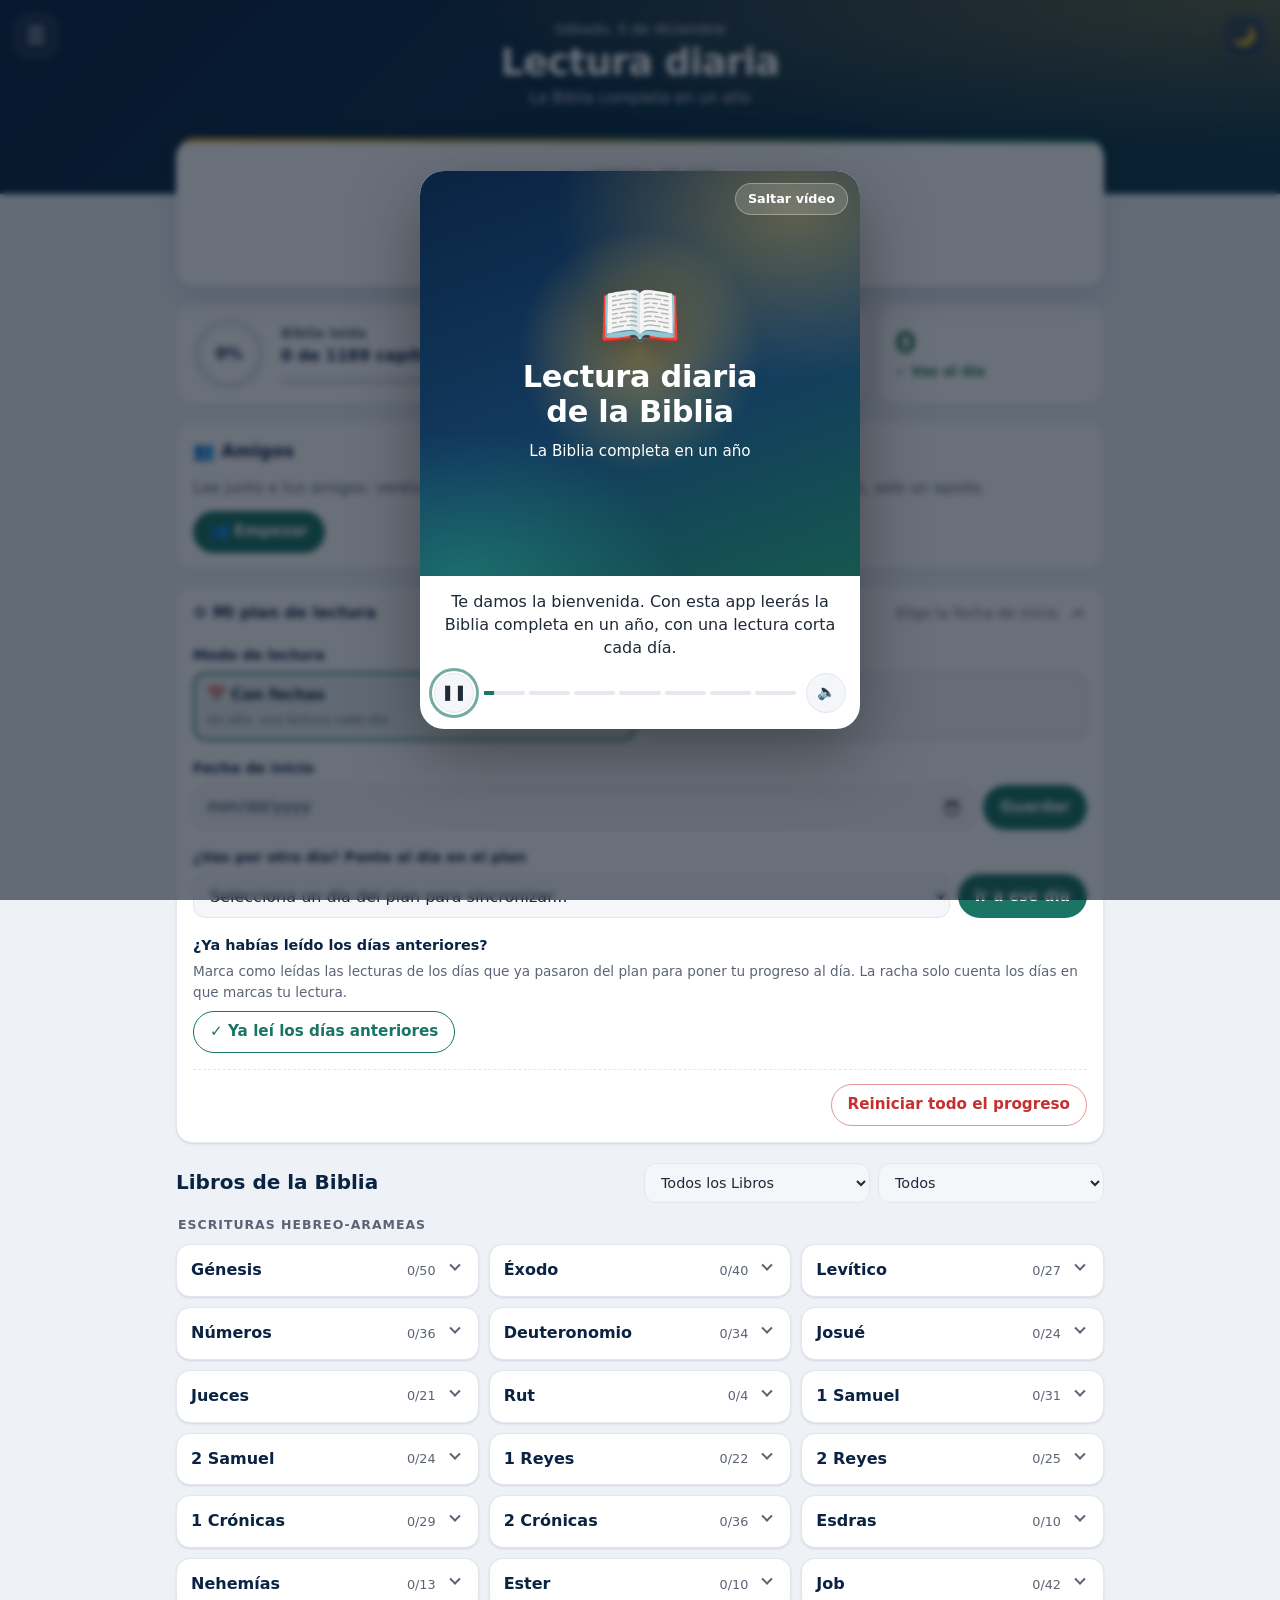
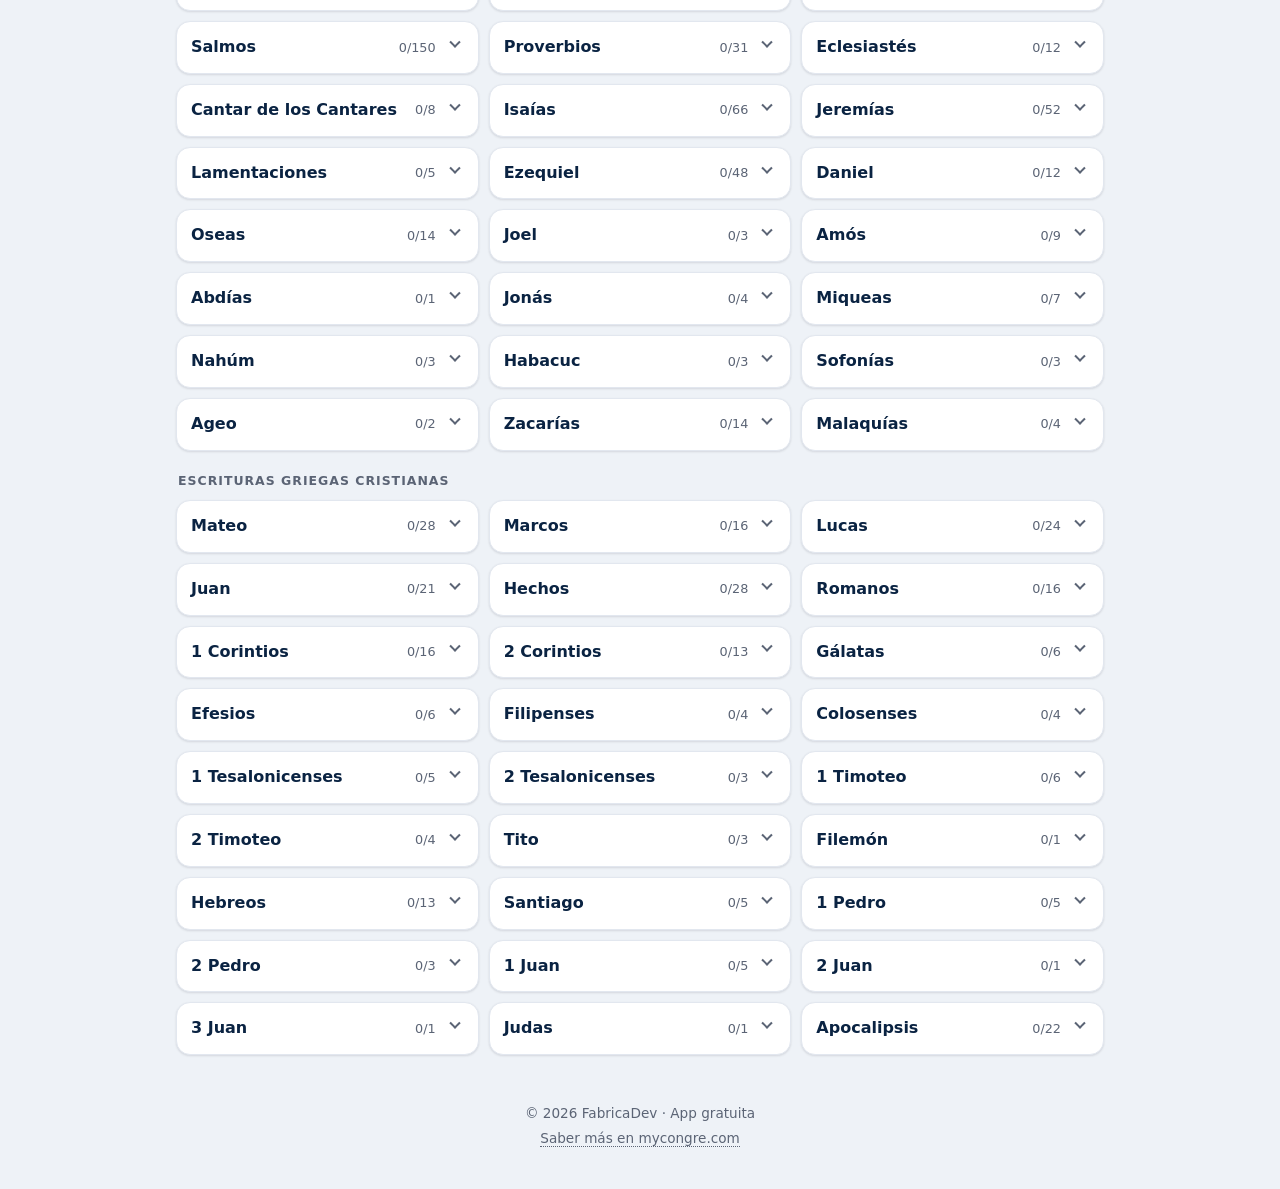
<file: index.html>
<!DOCTYPE html>
<html lang="es">
<head>
  <meta charset="UTF-8">
  <script>
    // Aplica el tema elegido antes de pintar la página (evita un destello).
    try { var m = localStorage.getItem('theme-mode'); if (m === 'light' || m === 'dark') document.documentElement.setAttribute('data-theme', m); } catch (e) {}
  </script>
  <meta name="viewport" content="width=device-width, initial-scale=1, viewport-fit=cover">
  <meta name="description" content="App gratuita para leer la Biblia completa en un año: lectura diaria sugerida, progreso por libro, rachas, metas temáticas y recordatorios. Funciona sin conexión.">
  <meta name="theme-color" content="#0A2342">

  <title>Lectura diaria de la Biblia · Mi progreso bíblico</title>

  <link rel="canonical" href="https://mylectura.mycongre.com/">
  <meta property="og:type" content="website">
  <meta property="og:url" content="https://mylectura.mycongre.com/">
  <meta property="og:title" content="Lectura diaria de la Biblia">
  <meta property="og:description" content="Lee la Biblia completa en un año. Gratis, sin registro y sin conexión.">
  <meta property="og:image" content="https://mylectura.mycongre.com/og-image.jpg">
  <meta property="og:image:width" content="1200">
  <meta property="og:image:height" content="630">
  <meta property="og:image:type" content="image/jpeg">
  <meta property="og:image:alt" content="Lectura diaria de la Biblia: lee la Biblia completa en un año">
  <meta property="og:site_name" content="Lectura diaria de la Biblia">
  <meta name="twitter:card" content="summary_large_image">
  <meta property="og:locale" content="es_ES">

  <link rel="stylesheet" href="style.css?v=2.8.0">

  <link rel="manifest" href="manifest.json">

  <meta name="apple-mobile-web-app-capable" content="yes">
  <meta name="mobile-web-app-capable" content="yes">
  <meta name="apple-mobile-web-app-status-bar-style" content="black-translucent">
  <meta name="apple-mobile-web-app-title" content="Lectura diaria">

  <link rel="icon" href="icons/icon-192x192.png" type="image/png">
  <link rel="apple-touch-icon" href="icons/icon-192x192.png">

</head>

<body>
  <script>
    // Menú lateral, personalización de colores y selector de tema (claro/oscuro)
    (() => {
      const KEY = 'theme-mode';
      const root = document.documentElement;
      const media = (typeof window.matchMedia === 'function')
        ? window.matchMedia('(prefers-color-scheme: dark)')
        : null;

      const getMode = () => {
        try { return localStorage.getItem(KEY) || 'auto'; } catch (e) { return 'auto'; }
      };

      const isSystemDark = () => !!(media && media.matches);

      const effective = (mode) => {
        if (mode === 'light') return 'light';
        if (mode === 'dark') return 'dark';
        return isSystemDark() ? 'dark' : 'light';
      };

      function updateUI(mode) {
        const isDark = effective(mode) === 'dark';
        const toggle = document.getElementById('themeToggle');
        if (toggle) {
          toggle.textContent = isDark ? '☀️' : '🌙';
          const label = isDark ? 'Cambiar a modo claro' : 'Cambiar a modo oscuro';
          toggle.setAttribute('aria-label', label);
          toggle.setAttribute('title', label);
        }
        document.querySelectorAll('input[name="themeMode"]').forEach(r => {
          r.checked = (r.value === mode);
        });
      }

      function applyThemeMode(mode) {
        root.classList.add('theme-switching');
        if (mode === 'light' || mode === 'dark') {
          root.setAttribute('data-theme', mode);
        } else {
          root.removeAttribute('data-theme');
        }
        void root.offsetWidth;
        setTimeout(() => root.classList.remove('theme-switching'), 50);
        updateUI(mode);
      }

      function setThemeMode(mode) {
        try { localStorage.setItem(KEY, mode); } catch (e) {}
        applyThemeMode(mode);
      }

      // Escuchar cambios de tema del sistema operativo (Safari antiguo usa addListener)
      const onSystemChange = () => {
        if (getMode() === 'auto') {
          applyThemeMode('auto');
        }
      };

      if (media) {
        try {
          if (typeof media.addEventListener === 'function') {
            media.addEventListener('change', onSystemChange);
          } else if (typeof media.addListener === 'function') {
            media.addListener(onSystemChange);
          }
        } catch (e) {}
      }

      function initApp() {
        // 1. Menú lateral
        const menuToggle = document.getElementById('menuToggle');
        const sideMenu = document.getElementById('sideMenu');
        const closeMenu = document.getElementById('closeMenu');

        if (menuToggle && sideMenu && closeMenu && !menuToggle._hasMenuListener) {
          menuToggle._hasMenuListener = true;

          menuToggle.addEventListener('click', (e) => {
            e.stopPropagation();
            const isOpen = sideMenu.classList.toggle('open');
            document.body.classList.toggle('menu-open', isOpen);
            menuToggle.setAttribute('aria-expanded', String(isOpen));
          });

          closeMenu.addEventListener('click', () => {
            sideMenu.classList.remove('open');
            document.body.classList.remove('menu-open');
            menuToggle.setAttribute('aria-expanded', 'false');
          });

          sideMenu.querySelectorAll('nav ul li a').forEach(link => {
            link.addEventListener('click', () => {
              const href = link.getAttribute('href');
              if (href && href.startsWith('#')) {
                const targetElement = document.getElementById(href.substring(1));
                if (targetElement && sideMenu.contains(targetElement)) {
                  // Enlace interno del menú
                } else {
                  sideMenu.classList.remove('open');
                  document.body.classList.remove('menu-open');
                  menuToggle.setAttribute('aria-expanded', 'false');
                }
              } else {
                sideMenu.classList.remove('open');
                document.body.classList.remove('menu-open');
                menuToggle.setAttribute('aria-expanded', 'false');
              }
            });
          });

          document.addEventListener('click', (e) => {
            if (sideMenu.classList.contains('open') && !sideMenu.contains(e.target) && e.target !== menuToggle) {
              sideMenu.classList.remove('open');
              document.body.classList.remove('menu-open');
              menuToggle.setAttribute('aria-expanded', 'false');
            }
          });
        }

        // 2. Colores personalizados
        function applyCustomTheme(primary, accent) {
          document.documentElement.style.setProperty('--primary-color', primary);
          document.documentElement.style.setProperty('--accent-color', accent);
        }

        const primaryPicker = document.getElementById('primaryColorPicker');
        const accentPicker = document.getElementById('accentColorPicker');
        const defaultPrimaryColor = '#0A2342';
        const defaultAccentColor = '#F4B942';

        const savedPrimary = localStorage.getItem('theme-primary');
        const savedAccent = localStorage.getItem('theme-accent');

        if (primaryPicker && accentPicker) {
          if (savedPrimary && savedAccent) {
            applyCustomTheme(savedPrimary, savedAccent);
            primaryPicker.value = savedPrimary;
            accentPicker.value = savedAccent;
          } else {
            applyCustomTheme(defaultPrimaryColor, defaultAccentColor);
            primaryPicker.value = defaultPrimaryColor;
            accentPicker.value = defaultAccentColor;
          }
        }

        const saveThemeButton = document.getElementById('saveThemeButton');
        if (saveThemeButton && primaryPicker && accentPicker && !saveThemeButton._hasSaveListener) {
          saveThemeButton._hasSaveListener = true;
          saveThemeButton.addEventListener('click', () => {
            const primary = primaryPicker.value;
            const accent = accentPicker.value;
            applyCustomTheme(primary, accent);
            localStorage.setItem('theme-primary', primary);
            localStorage.setItem('theme-accent', accent);
          });
        }

        const resetThemeButton = document.getElementById('resetThemeButton');
        if (resetThemeButton && primaryPicker && accentPicker && !resetThemeButton._hasResetListener) {
          resetThemeButton._hasResetListener = true;
          resetThemeButton.addEventListener('click', () => {
            applyCustomTheme(defaultPrimaryColor, defaultAccentColor);
            primaryPicker.value = defaultPrimaryColor;
            accentPicker.value = defaultAccentColor;
            localStorage.removeItem('theme-primary');
            localStorage.removeItem('theme-accent');
          });
        }

        document.querySelectorAll('.theme-preset').forEach(btn => {
          if (!btn._hasPresetListener) {
            btn._hasPresetListener = true;
            btn.addEventListener('click', () => {
              const primary = btn.getAttribute('data-primary');
              const accent = btn.getAttribute('data-accent');
              applyCustomTheme(primary, accent);
              if (primaryPicker) primaryPicker.value = primary;
              if (accentPicker) accentPicker.value = accent;
              localStorage.setItem('theme-primary', primary);
              localStorage.setItem('theme-accent', accent);
            });
          }
        });

        // 3. Tema claro / oscuro (Botón ☀️/🌙 en la cabecera y selector de tema)
        applyThemeMode(getMode());

        const toggle = document.getElementById('themeToggle');
        if (toggle && !toggle._hasThemeListener) {
          toggle._hasThemeListener = true;
          toggle.addEventListener('click', (e) => {
            e.preventDefault();
            e.stopPropagation();
            const cur = effective(getMode());
            setThemeMode(cur === 'dark' ? 'light' : 'dark');
          });
        }

        document.querySelectorAll('input[name="themeMode"]').forEach(r => {
          if (!r._hasRadioListener) {
            r._hasRadioListener = true;
            r.addEventListener('change', () => setThemeMode(r.value));
          }
        });

        // 4. Barra superior compacta al bajar
        const onScroll = () => document.body.classList.toggle('is-scrolled', window.scrollY > 110);
        window.addEventListener('scroll', onScroll, { passive: true });
        onScroll();

        // 5. Actualizar el año en el footer
        const currentYearEl = document.getElementById('currentYearText');
        if (currentYearEl) {
          currentYearEl.textContent = new Date().getFullYear().toString();
        }
      }

      if (document.readyState === 'loading') {
        document.addEventListener('DOMContentLoaded', initApp);
      } else {
        initApp();
      }
    })();
  </script>

  <button id="menuToggle" aria-label="Abrir menú de configuración" aria-expanded="false" aria-controls="sideMenu">
    &#9776; </button>

  <div class="topbar" aria-hidden="true"><span class="topbar__title">Lectura diaria</span></div>

  <button type="button" id="themeToggle" aria-label="Cambiar modo de tema" title="Modo claro / oscuro">🌙</button>
  <script>
    // Inicialización síncrona del icono para evitar que se muestre 🌙 en pantallas con tema oscuro
    try {
      var _m = localStorage.getItem('theme-mode') || 'auto';
      var _isDark = (_m === 'dark' || (_m === 'auto' && window.matchMedia && window.matchMedia('(prefers-color-scheme: dark)').matches));
      var _btn = document.getElementById('themeToggle');
      if (_btn && _isDark) {
        _btn.textContent = '☀️';
        _btn.setAttribute('aria-label', 'Cambiar a modo claro');
      }
    } catch (e) {}
  </script>

  <button type="button" id="installAppButton" data-install-button hidden aria-label="Instalar la app">📲 Instalar</button>

  <aside id="sideMenu">
    <button id="closeMenu" aria-label="Cerrar menú">&times;</button>
    <nav>
      <ul>
        <li><a href="#reminder-menu">🔔 Recordatorio diario</a></li>
        <li><a href="#theme-customizer-menu">🎨 Apariencia</a></li>
        <!-- Nueva sección para Calendario -->
        <li><a href="#calendar-menu">📅 Calendario</a></li>
        <li><a href="#thematic-reading-goals-menu">🏅 Metas Temáticas</a></li>
        <li><a href="#monthly-reading-view">📊 Progreso Mensual</a></li>
        <li><a href="#annual-reading-view">🗓️ Progreso Anual</a></li>
        <li><a href="#friends-menu">👥 Amigos</a></li>
        <li><a href="#sync-menu">🔄 Sincronizar dispositivos</a></li>
        <li><a href="#backup-menu">💾 Copia de seguridad</a></li>
        <li><a href="#install-menu">📲 Instalar la app</a></li>
        <li><a href="#about-menu">ℹ️ Acerca de</a></li>
      </ul>

      <section id="reminder-menu" class="menu-section">
        <h2>Recordatorio diario</h2>
        <p class="menu-note" id="reminderStatusText">Recibe cada día un aviso con tu lectura, aunque la app esté cerrada.</p>
        <label class="stats-toggle">
          <input type="checkbox" id="reminderToggle">
          <span>Avisarme cada día</span>
        </label>
        <div class="field-group">
          <label for="reminderTime">Hora del aviso:</label>
          <input type="time" id="reminderTime" value="08:00" step="300">
        </div>
        <div id="eveningReminderBox" hidden>
          <label class="stats-toggle">
            <input type="checkbox" id="eveningToggle" checked>
            <span>🔥 Avisarme por la noche si aún no he leído y puedo perder la racha</span>
          </label>
          <div class="field-group">
            <label for="eveningTime">Hora del aviso de la noche:</label>
            <input type="time" id="eveningTime" value="21:00" step="300">
          </div>
        </div>
        <div class="menu-section-actions">
          <button type="button" id="reminderTestButton" class="button-secondary" hidden>Enviar aviso de prueba</button>
        </div>
      </section>

      <section id="theme-customizer-menu" class="menu-section">
        <h2>Apariencia</h2>
        <div class="field-group">
          <label id="themeModeLabel">Tema</label>
          <div class="theme-modes" role="radiogroup" aria-labelledby="themeModeLabel">
            <label class="theme-mode"><input type="radio" name="themeMode" value="auto"><span>🌓 Automático</span></label>
            <label class="theme-mode"><input type="radio" name="themeMode" value="light"><span>☀️ Claro</span></label>
            <label class="theme-mode"><input type="radio" name="themeMode" value="dark"><span>🌙 Oscuro</span></label>
          </div>
          <p class="menu-note menu-note--small">«Automático» sigue el modo claro u oscuro de tu móvil.</p>
        </div>
        <div class="field-group">
          <label for="primaryColorPicker">Color principal:</label>
          <input type="color" id="primaryColorPicker" value="#0A2342" title="Selector de color principal">
        </div>
        <div class="field-group">
          <label for="accentColorPicker">Color de acento:</label>
          <input type="color" id="accentColorPicker" value="#F4B942" title="Selector de color de acento">
        </div>
        <div class="field-group button-group">
            <button type="button" id="saveThemeButton">Guardar</button>
            <button type="button" id="resetThemeButton" class="button-secondary">Restaurar</button>
        </div>

        <div class="field-group">
          <label>O elige una paleta predefinida:</label>
          <div id="presetThemes" class="suggestion-block__actions preset-themes-grid">
            <button type="button" class="theme-preset daily-suggestion__button" data-primary="#0A2342" data-accent="#F4B942" style="background:#0A2342; color:#F4B942;">Abismo</button>
            <button type="button" class="theme-preset daily-suggestion__button" data-primary="#0b3d91" data-accent="#f39c12" style="background:#0b3d91; color:#f39c12;">Clásico</button>
            <button type="button" class="theme-preset daily-suggestion__button" data-primary="#2c3e50" data-accent="#e67e22" style="background:#2c3e50; color:#e67e22;">Oscuro</button>
            <button type="button" class="theme-preset daily-suggestion__button" data-primary="#16a085" data-accent="#f1c40f" style="background:#16a085; color:#f1c40f;">Tropical</button>
            <button type="button" class="theme-preset daily-suggestion__button" data-primary="#8e44ad" data-accent="#3498db" style="background:#8e44ad; color:#3498db;">Vibrante</button>
          </div>
        </div>
      </section>

      <!-- Nueva sección para Calendario -->
      <section id="calendar-menu" class="menu-section">
        <h2>Calendario de Lectura</h2>
        <div class="menu-section-actions">
          <button id="generateMonthCalendarButton" class="calendar-button">Añadir lectura por un mes</button>
          <button id="generateYearCalendarButton" class="calendar-button">Añadir lectura por 1 año</button>
        </div>
        <p class="calendar-note">Agrega recordatorios de lectura a tu calendario favorito</p>
      </section>

      <section id="thematic-reading-goals-menu" class="menu-section">
        <h2>Metas de Lectura Temática</h2>
        <div id="thematicSectionsContainer" class="thematic-sections-grid">
            <p>Configura o visualiza tus metas de lectura por temas.</p>
        </div>
      </section>

      <section id="monthly-reading-view" class="menu-section">
        <h2>Progreso de Lectura Mensual</h2>
        <div id="monthlyProgressContainer">
          <p>Aquí se mostrará un resumen de tu progreso de lectura para el mes actual y anteriores.</p>
          </div>
      </section>

      <section id="annual-reading-view" class="menu-section">
        <h2>Progreso de Lectura Anual</h2>
        <div id="annualProgressContainer">
          <p>Aquí se mostrará un resumen de tu progreso de lectura para el año actual y anteriores.</p>
          </div>
      </section>

      <section id="friends-menu" class="menu-section">
        <h2>Amigos</h2>
        <p class="menu-note" id="friendsMenuStatus">Lee junto a tus amigos: veréis vuestras rachas y podréis animaros cada día.</p>
        <div id="friendsMenuProfile" hidden>
          <p class="menu-note menu-note--small">Tu código de amigo:</p>
          <p class="sync-code" id="friendsMyCode">····-····</p>
          <div class="menu-section-actions">
            <button type="button" id="friendsMenuInvite">➕ Invitar amigos</button>
            <button type="button" id="friendsMenuRename" class="button-secondary">Cambiar apodo</button>
            <button type="button" id="friendsMenuDelete" class="button-secondary">Borrar mi perfil de amigos</button>
          </div>
        </div>
        <div class="menu-section-actions">
          <button type="button" id="friendsMenuStart">👥 Empezar con amigos</button>
        </div>
        <p class="menu-note menu-note--small">Tus amigos solo ven tu apodo y tu racha.</p>
      </section>

      <section id="sync-menu" class="menu-section">
        <h2>Sincronizar dispositivos</h2>
        <p class="menu-note" id="syncStatusText">Usa tu progreso en el móvil, la tablet y el ordenador. Sin cuentas: solo un código.</p>

        <div id="syncUnlinked">
          <div class="menu-section-actions">
            <button type="button" id="syncCreateButton">Crear código de sincronización</button>
          </div>
          <div class="field-group sync-link">
            <label for="syncCodeInput">¿Ya tienes un código?</label>
            <input type="text" id="syncCodeInput" class="sync-code-input" placeholder="XXXX-XXXX-XXXX" autocomplete="off" autocapitalize="characters" spellcheck="false" maxlength="14" inputmode="text">
            <button type="button" id="syncLinkButton" class="button-secondary">Vincular este dispositivo</button>
          </div>
        </div>

        <div id="syncLinked" hidden>
          <p class="menu-note menu-note--small">Tu código (escríbelo en tus otros dispositivos):</p>
          <p class="sync-code" id="syncCodeText">····-····-····</p>
          <div class="menu-section-actions">
            <button type="button" id="syncNowButton">Sincronizar ahora</button>
            <button type="button" id="syncCopyButton" class="button-secondary">Copiar código</button>
            <button type="button" id="syncUnlinkButton" class="button-secondary">Desvincular este dispositivo</button>
          </div>
        </div>
        <p class="menu-note menu-note--small">🔒 Tu progreso viaja cifrado: ni siquiera el servidor puede leerlo. Quien tenga el código podrá verlo y cambiarlo, así que no lo compartas.</p>
      </section>

      <section id="backup-menu" class="menu-section">
        <h2>Copia de seguridad</h2>
        <p class="menu-note">Tu progreso se guarda solo en este navegador. Descarga una copia para no perderlo o para pasarlo a otro móvil.</p>
        <div class="menu-section-actions">
          <button type="button" id="exportBackupButton">Descargar copia</button>
          <button type="button" id="importBackupButton" class="button-secondary">Restaurar copia</button>
          <input type="file" id="importBackupInput" accept="application/json,.json" hidden>
        </div>
      </section>

      <section id="install-menu" class="menu-section">
        <h2>Instalar la app</h2>
        <p class="menu-note" id="installStatusText">Instálala para abrirla desde tu pantalla de inicio.</p>
        <div class="menu-section-actions">
          <button type="button" data-install-button hidden>📲 Instalar ahora</button>
        </div>
      </section>

      <section id="about-menu" class="menu-section">
        <h2>Acerca de</h2>
        <p class="menu-note">Esta app es <strong>gratuita</strong> y no necesita registro. Forma parte de las herramientas de <strong>mycongre.com</strong>.</p>
        <p><a class="about-link" href="https://mycongre.com/" target="_blank" rel="noopener">Saber más en mycongre.com →</a></p>
        <div class="menu-section-actions">
          <button type="button" id="replayTutorialButton" class="button-secondary">▶ Ver el vídeo de bienvenida</button>
        </div>
        <label class="stats-toggle">
          <input type="checkbox" id="statsOptInToggle" checked>
          <span>Enviar estadísticas anónimas de uso</span>
        </label>
        <p class="menu-note menu-note--small" id="appVersionText"></p>
        <p class="menu-note menu-note--small">Para mejorar la app se envía un identificador aleatorio de este dispositivo, cuándo la abres, cuánto tiempo la usas y cuántos capítulos marcas. Nunca tu nombre, correo ni IP. Tu progreso no sale de tu dispositivo.</p>
      </section>
      </nav>
  </aside>

  <div class="app">
    <header class="app-header">
      <div class="app-header__inner">
        <p class="app-header__date" id="currentDateText">&nbsp;</p>
        <h1 class="app-header__title">Lectura diaria</h1>
        <p class="app-header__subtitle" id="appSubtitle">La Biblia completa en un año</p>
      </div>
    </header>

    <main class="app-main">
      <section class="today-card" aria-labelledby="todayTitle">
        <p class="today-card__eyebrow" id="todayTitle">📖 Lectura de hoy</p>
        <div id="suggestedReadingContentContainer" class="suggested-reading-content">
          <p class="daily-suggestion__text" id="dailySuggestionMainText" aria-live="polite">Cargando…</p>
          <a class="suggested-reading__link" id="dailySuggestionOnlineLink" href="#" target="_blank" rel="noopener" style="display: none;" aria-label="Abrir la lectura de hoy en jw.org">Ver lectura online</a>
          <small id="jwAppSuggestionNote" class="today-card__note" style="display:none;"></small>
        </div>
        <div class="today-card__actions">
          <button type="button" class="button-success" id="markSuggestedAsReadButton" style="display: none;">✓ Marcar como leído</button>
          <button type="button" class="button-ghost" id="addToCalendarButton" style="display: none;">📅 Añadir al calendario</button>
          <button type="button" class="button-ghost" id="reminderPromoButton" hidden>🔔 Recordármelo cada día</button>
        </div>
        <div class="catchup" id="catchUpBox" hidden>
          <p class="catchup__title">🗓️ Para ponerte al día, hoy también:</p>
          <ul class="catchup__list" id="catchUpList"></ul>
          <p class="catchup__done" id="catchUpDone" hidden></p>
          <p class="catchup__meta" id="catchUpMeta"></p>
          <div class="catchup__actions">
            <button type="button" class="button-ghost" id="catchUpMarkButton">✓ Marcar como leídas</button>
            <button type="button" class="catchup__cancel" id="catchUpCancelButton">Dejar de recuperar</button>
          </div>
        </div>
      </section>

      <section class="week-card" id="weeklyReadingCard" hidden aria-labelledby="weeklyEyebrow">
        <span class="week-card__icon" aria-hidden="true">🗓️</span>
        <div class="week-card__body">
          <p class="week-card__eyebrow" id="weeklyEyebrow">Lectura de la semana</p>
          <p class="week-card__range" id="weeklyRange"></p>
          <p class="week-card__reading"><span id="weeklyReadingText"></span> <span class="week-card__done" id="weeklyDoneBadge" hidden>✓ Leída</span></p>
          <a class="week-card__guide" id="weeklyGuideLink" href="#" target="_blank" rel="noopener">Guía de actividades de esta semana</a>
        </div>
        <div class="week-card__actions">
          <a class="week-card__link" id="weeklyReadingLink" href="#" target="_blank" rel="noopener">Ver lectura</a>
          <button type="button" class="button-ghost" id="weeklyMarkButton">✓ Marcar como leída</button>
        </div>
      </section>

      <section class="stats-row" aria-label="Tu progreso">
        <div class="stat-card stat-card--progress">
          <div class="progress-ring" id="progressRing" aria-hidden="true"><span id="progressPercent">0%</span></div>
          <div class="stat-card__body">
            <p class="stat-card__label">Biblia leída</p>
            <p class="stat-card__detail" id="progressText" aria-live="polite">0 de 1189 capítulos</p>
            <div class="progress-bar-overall" role="progressbar" aria-labelledby="progressText" aria-valuenow="0" aria-valuemin="0" aria-valuemax="100">
              <div id="progressBar"></div>
            </div>
          </div>
        </div>
        <div class="stat-card stat-card--streak daily-suggestion__streak">
          <p class="stat-card__value"><span class="stat-card__icon" aria-hidden="true">🔥</span> <span id="streakText">0</span></p>
          <p class="stat-card__label">Racha · <span id="streakUnit">días</span></p>
          <button type="button" class="stat-card__action stat-card__action--streak" id="streakBackfillButton" hidden>📅 Ajustar racha al plan</button>
        </div>
        <div class="stat-card stat-card--delay suggestion-block--status">
          <p class="stat-card__value"><span id="daysDelayedText" aria-live="polite">0</span></p>
          <p class="stat-card__label"><span class="when-late">Lecturas atrasadas</span><span class="when-ok">✓ Vas al día</span><span class="when-pace" id="paceLabel">Fin estimado</span></p>
          <div class="stat-card__actions">
            <button type="button" class="stat-card__action" id="catchUpOpenButton" hidden>🗓️ Ponerme al día</button>
            <button type="button" class="stat-card__action" id="delayBackfillButton" hidden>✓ Ya las leí</button>
          </div>
        </div>
      </section>

      <section class="friends-card" id="friendsCard" aria-labelledby="friendsTitle">
        <div class="friends-card__head">
          <h2 id="friendsTitle">👥 Amigos</h2>
          <button type="button" class="button-ghost" id="friendsInviteButton" hidden>➕ Invitar</button>
        </div>
        <div class="friends-intro" id="friendsIntro">
          <p>Lee junto a tus amigos: veréis vuestras rachas y podréis animaros cada día. Sin cuentas, solo un apodo.</p>
          <button type="button" id="friendsStartButton">👥 Empezar</button>
        </div>
        <ul class="friends-list" id="friendsList"></ul>
        <p class="friends-empty" id="friendsEmpty" hidden>Aún no tienes amigos aquí. Pulsa «➕ Invitar» y comparte tu enlace por WhatsApp.</p>
      </section>

      <details class="panel" id="plan-management">
        <summary class="panel__summary">
          <span class="panel__title">⚙️ Mi plan de lectura</span>
          <span class="panel__hint" id="currentPlanStartDateText" aria-live="polite">Cargando…</span>
        </summary>
        <div class="panel__body">
          <div class="field">
            <span class="field__label" id="planModeLabel">Modo de lectura</span>
            <div class="plan-modes" role="radiogroup" aria-labelledby="planModeLabel">
              <label class="plan-mode"><input type="radio" name="planMode" value="dates"><span><b>📅 Con fechas</b><small>Un año, una lectura cada día</small></span></label>
              <label class="plan-mode"><input type="radio" name="planMode" value="pace"><span><b>🚶 A mi ritmo</b><small>Sin fechas ni retraso</small></span></label>
            </div>
            <p class="field__hint" id="planModeHint"></p>
          </div>
          <div class="plan-dates-fields" id="planDatesFields">
          <div class="field">
            <label for="planStartDateInput">Fecha de inicio</label>
            <div class="field__row">
              <input type="date" id="planStartDateInput">
              <button type="button" id="setPlanStartDateButton">Guardar</button>
            </div>
          </div>
          <div class="field">
            <label for="syncReadingSelect">¿Vas por otro día? Ponte al día en el plan</label>
            <div class="field__row">
              <select id="syncReadingSelect">
                <option value="">Cargando lecturas del plan...</option>
              </select>
              <button type="button" id="syncPlanButton">Ir a ese día</button>
            </div>
          </div>
          <div class="field">
            <label for="backfillPlanButton">¿Ya habías leído los días anteriores?</label>
            <p class="field__hint">Marca como leídas las lecturas de los días que ya pasaron del plan para poner tu progreso al día. La racha solo cuenta los días en que marcas tu lectura.</p>
            <button type="button" id="backfillPlanButton" class="button-secondary">✓ Ya leí los días anteriores</button>
          </div>
          </div>
          <div class="panel__danger">
            <button type="button" id="resetProgress" class="button-danger">Reiniciar todo el progreso</button>
          </div>
        </div>
      </details>

      <section class="books" aria-labelledby="booksTitle">
        <div class="books__header">
          <h2 id="booksTitle">Libros de la Biblia</h2>
          <div class="books__filters" id="controls">
            <label class="visually-hidden" for="bookFilter">Filtrar por libro</label>
            <select id="bookFilter">
              <option value="todos">Todos los libros</option>
            </select>
            <label class="visually-hidden" for="statusFilter">Filtrar por estado</label>
            <select id="statusFilter">
              <option value="todos">Todos</option>
              <option value="leidos">Leídos</option>
              <option value="no_leidos">No leídos</option>
            </select>
          </div>
        </div>
        <div id="bibleBooksContainer" class="books__grid"></div>
      </section>
    </main>

    <footer class="app-footer">
      <p>&copy; <span id="currentYearText"></span> FabricaDev · App gratuita</p>
      <p class="footer-more"><a href="https://mycongre.com/" target="_blank" rel="noopener">Saber más en mycongre.com</a></p>
    </footer>
  </div>

  <dialog id="friendsDialog" class="friends-dialog" aria-labelledby="friendsDialogTitle">
    <form id="friendsForm">
      <div class="friends-dialog__icon" aria-hidden="true">👥</div>
      <h2 id="friendsDialogTitle">Lee con tus amigos</h2>
      <p id="friendsDialogText">Elige cómo te verán tus amigos: tu nombre o un apodo.</p>
      <div id="friendsNicknameWrap">
        <label class="visually-hidden" for="friendsNickname">Tu apodo</label>
        <input type="text" id="friendsNickname" maxlength="24" autocomplete="nickname" placeholder="Ej.: Frank" enterkeyhint="done">
      </div>
      <p class="friends-dialog__note">Tus amigos solo verán tu apodo y tu racha.</p>
      <div class="friends-dialog__actions">
        <button type="button" class="button-ghost" id="friendsCancel">Ahora no</button>
        <button type="submit" id="friendsConfirm">Empezar</button>
      </div>
    </form>
  </dialog>

  <dialog id="catchUpDialog" class="friends-dialog catchup-dialog" aria-labelledby="catchUpDialogTitle">
    <form method="dialog">
      <div class="friends-dialog__icon" aria-hidden="true">🗓️</div>
      <h2 id="catchUpDialogTitle">Ponte al día</h2>
      <p id="catchUpDialogText"></p>
      <div class="catchup-option">
        <h3>Repartir lo atrasado</h3>
        <p>Cada día, además de la lectura del día, recuperas unas pocas atrasadas.</p>
        <div class="field__row">
          <label class="visually-hidden" for="catchUpDays">Días para ponerte al día</label>
          <select id="catchUpDays">
            <option value="7">En 1 semana</option>
            <option value="14" selected>En 2 semanas</option>
            <option value="30">En 1 mes</option>
          </select>
          <button type="button" id="catchUpSpreadButton">Repartir</button>
        </div>
        <p class="catchup-option__detail" id="catchUpSpreadDetail"></p>
      </div>
      <div class="catchup-option">
        <h3>Seguir desde donde voy</h3>
        <p id="catchUpShiftText"></p>
        <button type="button" class="button-secondary" id="catchUpShiftButton">Seguir desde ahí</button>
      </div>
      <div class="catchup-option">
        <h3>Leer a mi ritmo</h3>
        <p>Sin fechas ni retraso: cada vez te toca la siguiente lectura sin leer.</p>
        <button type="button" class="button-secondary" id="catchUpPaceButton">🚶 Cambiar a «A mi ritmo»</button>
      </div>
      <div class="friends-dialog__actions">
        <button type="submit" class="button-ghost" value="cancel">Ahora no</button>
      </div>
    </form>
  </dialog>

  <dialog id="onboarding" class="intro" aria-label="Vídeo de bienvenida">
    <div class="intro__player" id="introPlayer">
      <div class="intro__stage" id="introStage" aria-hidden="true">

        <div class="scene scene--title">
          <div class="sc-glow"></div>
          <div class="sc-book">📖</div>
          <p class="sc-title">Lectura diaria<br>de la Biblia</p>
          <p class="sc-sub">La Biblia completa en un año</p>
        </div>

        <div class="scene scene--today">
          <div class="mock-card">
            <p class="mock-eyebrow">📖 Lectura de hoy</p>
            <span class="mock-day">Día 1</span>
            <p class="mock-scripture">Génesis 1-3</p>
            <span class="mock-btn mock-btn--primary">📖 Ver lectura online</span>
          </div>
          <span class="tap tap--today"></span>
        </div>

        <div class="scene scene--mark">
          <div class="mock-card">
            <p class="mock-scripture mock-scripture--small">Génesis 1-3</p>
            <span class="mock-btn mock-btn--mark"><span class="mark-before">Marcar como leído</span><span class="mark-after">✓ ¡Leído!</span></span>
            <div class="mock-chapters"><span>1</span><span>2</span><span>3</span><span>4</span><span>5</span><span>6</span></div>
          </div>
          <span class="tap tap--mark"></span>
        </div>

        <div class="scene scene--streak">
          <div class="streak-box">
            <span class="streak-flame">🔥</span>
            <span class="streak-ticker"><span class="streak-numbers"><span>1</span><span>2</span><span>3</span><span>4</span><span>5</span><span>6</span><span>7</span></span></span>
          </div>
          <p class="streak-label">días seguidos</p>
          <div class="mini-progress"><span></span></div>
          <p class="award">👑 ¡Premio desbloqueado!</p>
        </div>

        <div class="scene scene--reminder">
          <div class="lock">
            <p class="lock-time">08:00</p>
            <p class="lock-date">Buenos días</p>
            <div class="notif">
              <span class="notif-icon">📖</span>
              <span class="notif-text"><strong>Día 12: Génesis 31-32</strong><small>Toca para abrir tu lectura de hoy</small></span>
            </div>
          </div>
        </div>

        <div class="scene scene--sync">
          <div class="devices">
            <span class="device device--a">📱</span>
            <span class="flow"><i></i><i></i><i></i></span>
            <span class="device device--b">💻</span>
          </div>
          <p class="code-chip">🔒 K7MQ-3XPA-9TRD</p>
          <p class="sc-sub">Mismo progreso en todos tus dispositivos</p>
        </div>

        <div class="scene scene--end">
          <ul class="checks">
            <li>✓ Gratis</li>
            <li>✓ Sin registro</li>
            <li>✓ Funciona sin conexión</li>
          </ul>
          <p class="sc-title">¡Vamos a empezar!</p>
        </div>
      </div>

      <p class="intro__caption" id="introCaption" aria-live="polite"></p>

      <div class="intro__bar">
        <button type="button" class="intro__icon-btn" id="introPlay" aria-label="Pausar">❚❚</button>
        <div class="intro__timeline" id="introTimeline"></div>
        <button type="button" class="intro__icon-btn" id="introVoice" aria-pressed="false" aria-label="Activar narración" title="Narración por voz">🔈</button>
      </div>
    </div>

    <div class="intro__setup" id="introSetup" hidden>
      <h2 id="introSetupTitle" tabindex="-1">¡Todo listo para empezar!</h2>
      <div class="setup-item">
        <label for="onboardingStartDate">📅 ¿Qué día empiezas el plan?</label>
        <input type="date" id="onboardingStartDate">
      </div>
      <div class="setup-item">
        <label for="onboardingReminderTime">🔔 Recordatorio diario</label>
        <div class="field__row">
          <input type="time" id="onboardingReminderTime" value="08:00" step="300">
          <button type="button" id="onboardingReminderButton">Activar</button>
        </div>
        <p class="setup-note" id="onboardingReminderNote">Opcional. También puedes activarlo después desde el menú ☰.</p>
      </div>
      <div class="setup-item" id="setupInstall">
        <p class="setup-note">📲 <span id="onboardingInstallText">Instálala para abrirla desde tu pantalla de inicio.</span></p>
        <button type="button" class="button-secondary" data-install-button hidden>Instalar la app</button>
      </div>
      <div class="intro__footer">
        <button type="button" class="button-ghost" id="introReplay">↺ Ver el vídeo</button>
        <button type="button" id="onboardingNext">¡Empezar!</button>
      </div>
    </div>

    <button type="button" class="intro__skip" id="onboardingSkip">Saltar vídeo</button>
  </dialog>

  <script src="./pwa.js?v=2.8.0" defer></script>
  <script src="./script.js?v=2.8.0" defer></script>
  <script src="./stats.js?v=2.8.0" defer></script>
  <script src="./reminders.js?v=2.8.0" defer></script>
  <script src="./sync.js?v=2.8.0" defer></script>
  <script src="./friends.js?v=2.8.0" defer></script>
  <script src="./onboarding.js?v=2.8.0" defer></script>
</body>
</html>
</file>
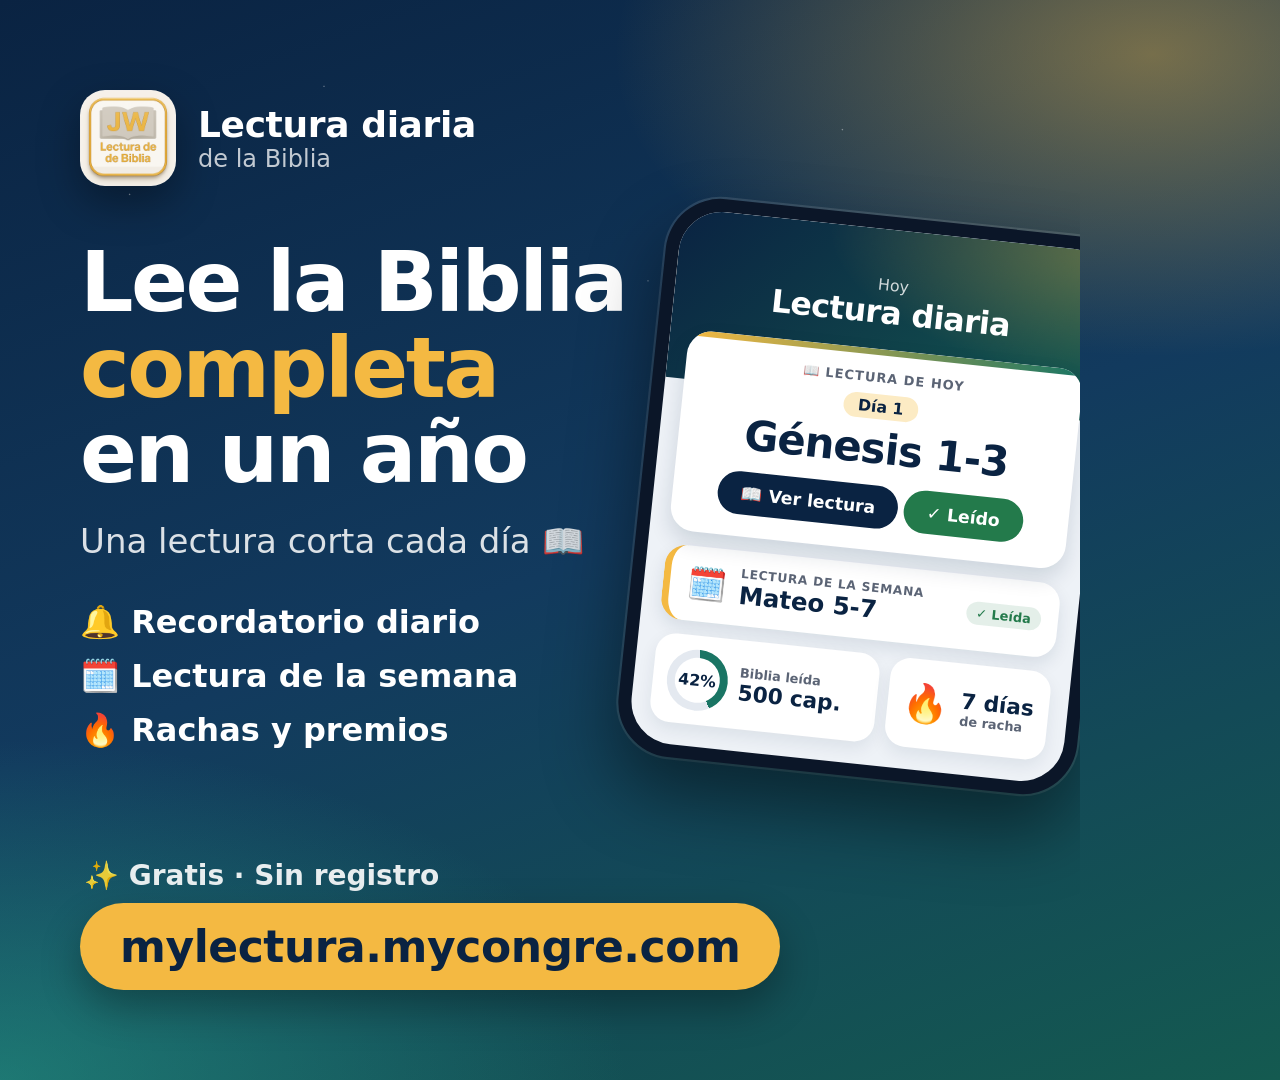
<file: compartir/cuadrado.html>
<!DOCTYPE html>
<html lang="es">
<head>
<meta charset="UTF-8">
<title>Cuadrado · Lectura diaria de la Biblia</title>
<link rel="stylesheet" href="estilo.css">
<style>
  body { width: 1080px; height: 1080px; }
  .text { position: absolute; left: 80px; top: 90px; width: 560px; }
  .brand img { width: 96px; height: 96px; }
  .brand strong { font-size: 36px; }
  .brand span { font-size: 24px; }
  .headline { font-size: 84px; margin-top: 54px; }
  .sub { font-size: 34px; margin-top: 22px; }
  .list { list-style: none; margin-top: 40px; display: grid; gap: 16px; font-size: 32px; font-weight: 700; }
  .url { position: absolute; left: 80px; bottom: 90px; font-size: 44px; padding: 18px 40px; }
  .free { position: absolute; left: 84px; bottom: 188px; font-size: 28px; }
  .phone { position: absolute; width: 640px; zoom: 0.72; right: -30px; top: 300px; transform: rotate(6deg); }
</style>
</head>
<body>
<div class="stars"></div>
<div class="text">
  <div class="brand">
    <img src="../icons/icon-512x512.png" alt="">
    <div><strong>Lectura diaria</strong><span>de la Biblia</span></div>
  </div>
  <h1 class="headline">Lee la Biblia <em>completa</em> en un año</h1>
  <p class="sub">Una lectura corta cada día 📖</p>
  <ul class="list">
    <li>🔔 Recordatorio diario</li>
    <li>🗓️ Lectura de la semana</li>
    <li>🔥 Rachas y premios</li>
  </ul>
</div>

<div class="phone">
  <div class="screen">
    <div class="m-header"><small>Hoy</small><b>Lectura diaria</b></div>
    <div class="m-body">
      <div class="m-card">
        <p class="m-eyebrow">📖 Lectura de hoy</p>
        <span class="m-day">Día 1</span>
        <p class="m-reading">Génesis 1-3</p>
        <span class="m-btn">📖 Ver lectura</span><span class="m-btn m-btn--ok">✓ Leído</span>
      </div>
      <div class="m-week"><span class="ico">🗓️</span><div><small>Lectura de la semana</small><b>Mateo 5-7</b></div><span class="ok">✓ Leída</span></div>
      <div class="m-stats">
        <div class="m-stat"><div class="m-ring"><span>42%</span></div><div><small>Biblia leída</small><b>500 cap.</b></div></div>
        <div class="m-stat"><span class="fire">🔥</span><div><b>7 días</b><small>de racha</small></div></div>
      </div>
    </div>
  </div>
</div>

<p class="free">✨ Gratis · Sin registro</p>
<span class="url">mylectura.mycongre.com</span>
</body>
</html>
</file>
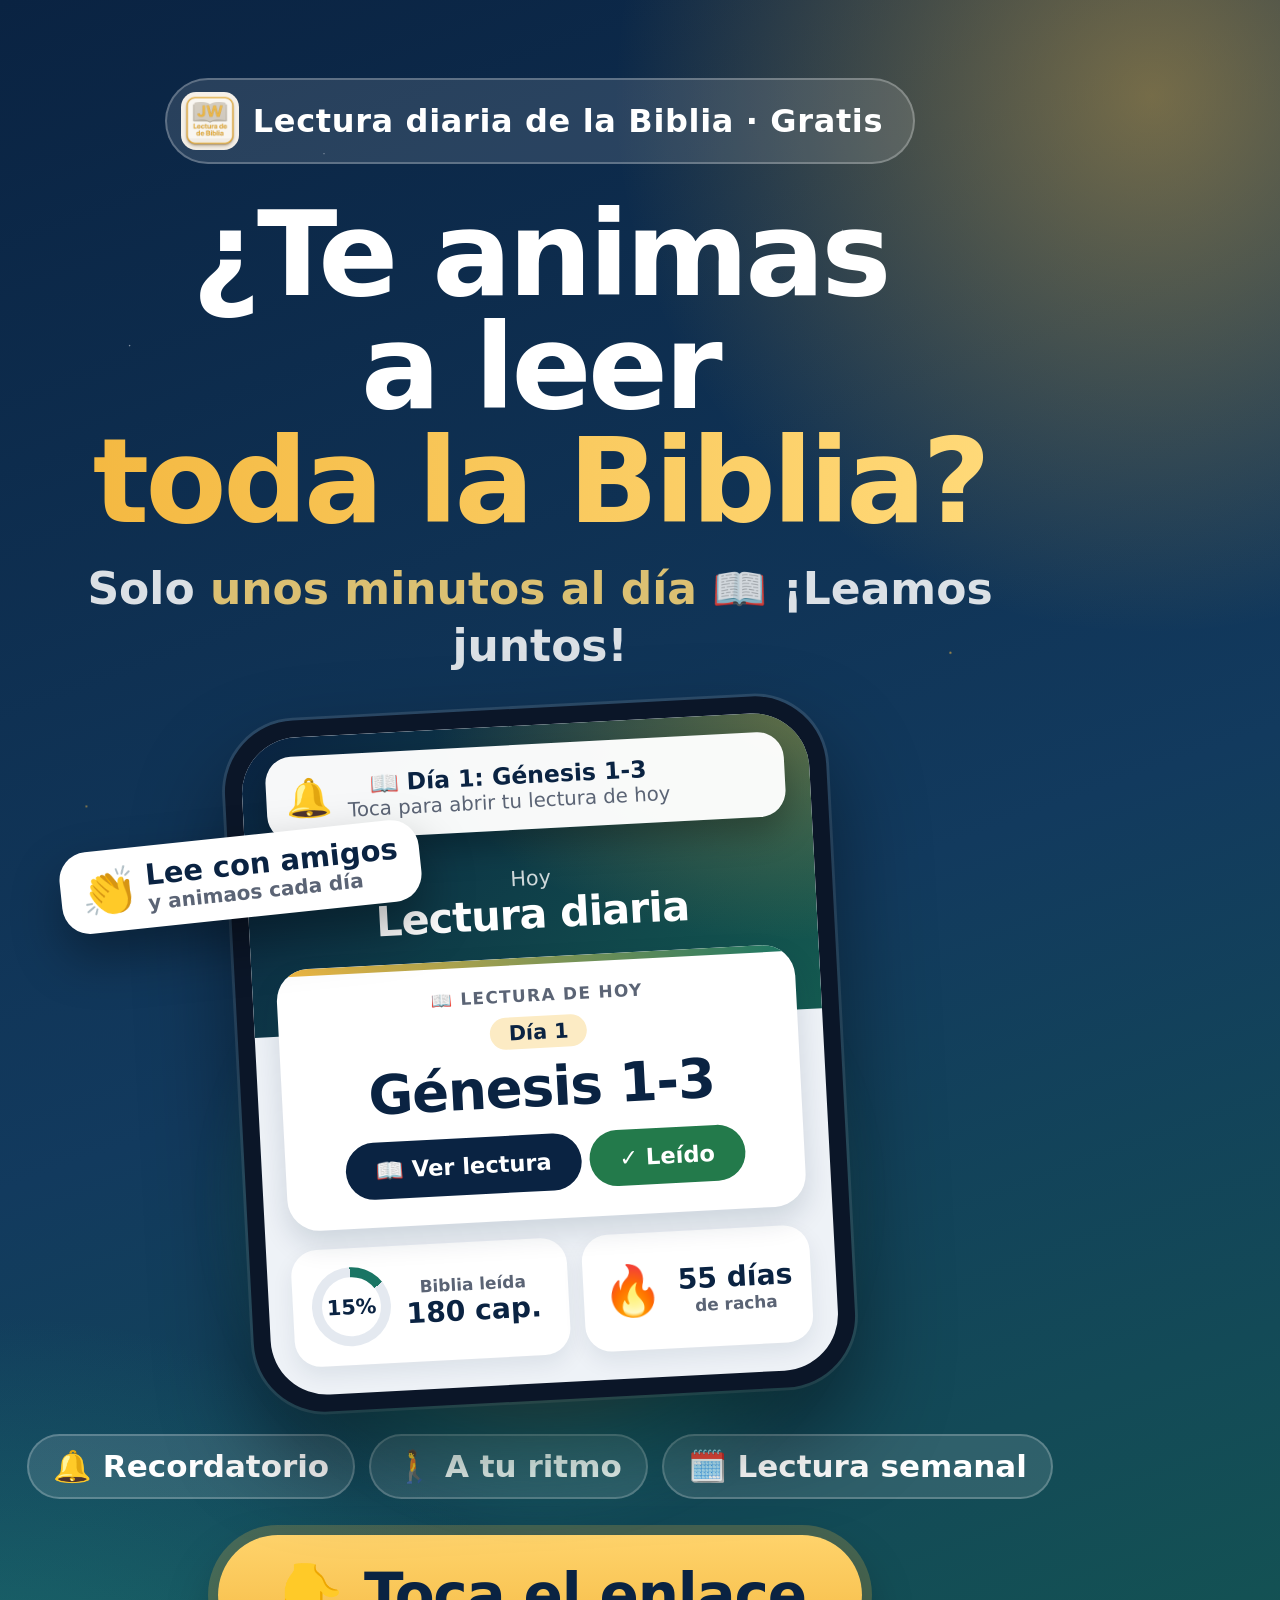
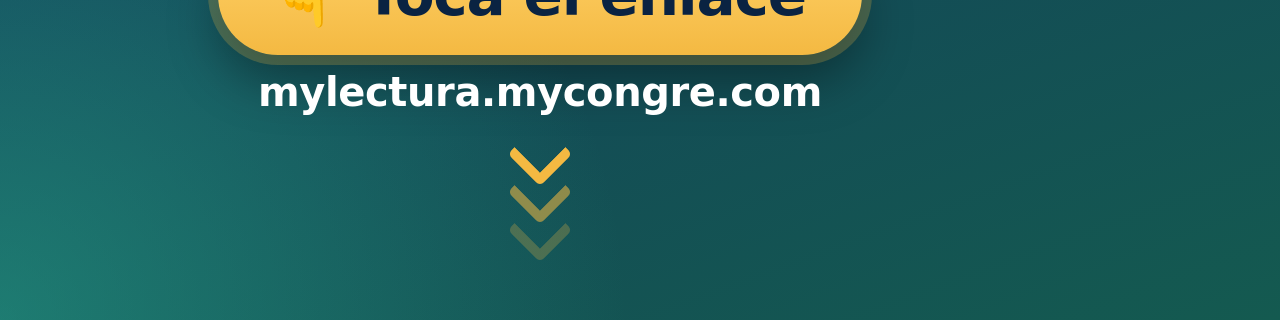
<file: compartir/estado-grande.html>
<!DOCTYPE html>
<html lang="es">
<head>
<meta charset="UTF-8">
<title>Estado grande · Lectura diaria de la Biblia</title>
<link rel="stylesheet" href="estilo.css">
<style>
  body { width: 1080px; height: 1920px; }
  .wrap { position: relative; height: 100%; padding: 78px 56px 0; display: flex; flex-direction: column; align-items: center; text-align: center; }

  .badge { display: inline-flex; align-items: center; gap: 14px; background: rgba(255,255,255,.12); border: 2px solid rgba(255,255,255,.25); border-radius: 999px; padding: 12px 30px 12px 14px; font-size: 32px; font-weight: 800; letter-spacing: .02em; }
  .badge img { width: 58px; height: 58px; border-radius: 26%; }

  .headline { font-size: 118px; margin-top: 34px; line-height: .96; }
  .headline em { display: inline-block; background: linear-gradient(90deg, #F4B942, #FFD978); -webkit-background-clip: text; background-clip: text; color: transparent; }
  .sub { font-size: 44px; margin-top: 22px; font-weight: 600; }
  .sub b { color: #FFD978; }

  .stage { position: relative; margin-top: 34px; width: 100%; display: flex; justify-content: center; }
  .glow { position: absolute; width: 900px; height: 900px; left: 50%; top: 40px; transform: translateX(-50%); background: radial-gradient(closest-side, rgba(244,185,66,.38), rgba(43,181,148,.18) 55%, transparent 75%); filter: blur(10px); }
  .phone { position: relative; width: 640px; zoom: 0.94; transform: rotate(-3deg); }
  .notif { top: 20px; }
  .notif b { font-size: 25px; }
  .notif small { font-size: 21px; }
  .m-header { padding-top: 150px; padding-bottom: 90px; }

  .sticker { position: absolute; z-index: 3; background: #fff; color: #0A2342; border-radius: 28px; padding: 18px 26px; font-weight: 800; box-shadow: 0 24px 50px rgba(0,0,0,.35); text-align: left; line-height: 1.1; }
  .sticker small { display: block; font-size: 22px; color: #5B6475; font-weight: 700; }
  .sticker--friends { left: 4px; top: 128px; transform: rotate(-6deg); font-size: 29px; padding: 14px 22px; display: flex; align-items: center; gap: 12px; }
  .sticker--friends .clap { font-size: 42px; }
  .sticker--friends small { font-size: 20px; }
  .m-stat b { white-space: nowrap; }

  .chips { justify-content: center; margin-top: 34px; flex-wrap: nowrap; }
  .chip { font-size: 31px; padding: 12px 24px; }

  .cta { margin-top: 36px; display: flex; flex-direction: column; align-items: center; gap: 14px; }
  .cta__btn { display: inline-flex; align-items: center; gap: 18px; background: linear-gradient(180deg, #FFD36B, #F4B942); color: #0A2342; font-size: 58px; font-weight: 900; letter-spacing: -.02em; border-radius: 999px; padding: 26px 56px; box-shadow: 0 0 0 10px rgba(244,185,66,.22), 0 26px 50px rgba(0,0,0,.35); }
  .cta__url { font-size: 40px; font-weight: 800; letter-spacing: -.01em; }
  .cta__free { font-size: 30px; font-weight: 700; opacity: .85; }
  .arrows { margin-top: 2px; display: flex; flex-direction: column; align-items: center; line-height: .5; }
  .arrows i { display: block; width: 46px; height: 46px; border-right: 10px solid #F4B942; border-bottom: 10px solid #F4B942; transform: rotate(45deg); border-radius: 6px; }
  .arrows i + i { opacity: .55; margin-top: -8px; }
  .arrows i + i + i { opacity: .25; }
</style>
</head>
<body>
<div class="stars"></div>
<div class="wrap">
  <span class="badge"><img src="../icons/icon-512x512.png" alt="">Lectura diaria de la Biblia · Gratis</span>

  <h1 class="headline">¿Te animas a leer <em>toda la Biblia?</em></h1>
  <p class="sub">Solo <b>unos minutos al día</b> 📖 ¡Leamos juntos!</p>

  <div class="stage">
    <div class="glow"></div>
    <div class="phone">
      <div class="screen">
        <div class="notif"><span class="ico">🔔</span><div><b>📖 Día 1: Génesis 1-3</b><small>Toca para abrir tu lectura de hoy</small></div></div>
        <div class="m-header"><small>Hoy</small><b>Lectura diaria</b></div>
        <div class="m-body">
          <div class="m-card">
            <p class="m-eyebrow">📖 Lectura de hoy</p>
            <span class="m-day">Día 1</span>
            <p class="m-reading">Génesis 1-3</p>
            <span class="m-btn">📖 Ver lectura</span><span class="m-btn m-btn--ok">✓ Leído</span>
          </div>
          <div class="m-stats">
            <div class="m-stat"><div class="m-ring" style="background: conic-gradient(#1A7564 15%, #E4E9F0 0)"><span>15%</span></div><div><small>Biblia leída</small><b>180 cap.</b></div></div>
            <div class="m-stat"><span class="fire">🔥</span><div><b>55 días</b><small>de racha</small></div></div>
          </div>
        </div>
      </div>
    </div>
    <div class="sticker sticker--friends"><span class="clap">👏</span><div>Lee con amigos<small>y animaos cada día</small></div></div>
  </div>

  <div class="chips">
    <span class="chip">🔔 Recordatorio</span>
    <span class="chip">🚶 A tu ritmo</span>
    <span class="chip">🗓️ Lectura semanal</span>
  </div>

  <div class="cta">
    <span class="cta__btn">👇 Toca el enlace</span>
    <span class="cta__url">mylectura.mycongre.com</span>
    <div class="arrows" aria-hidden="true"><i></i><i></i><i></i></div>
  </div>
</div>
</body>
</html>
</file>
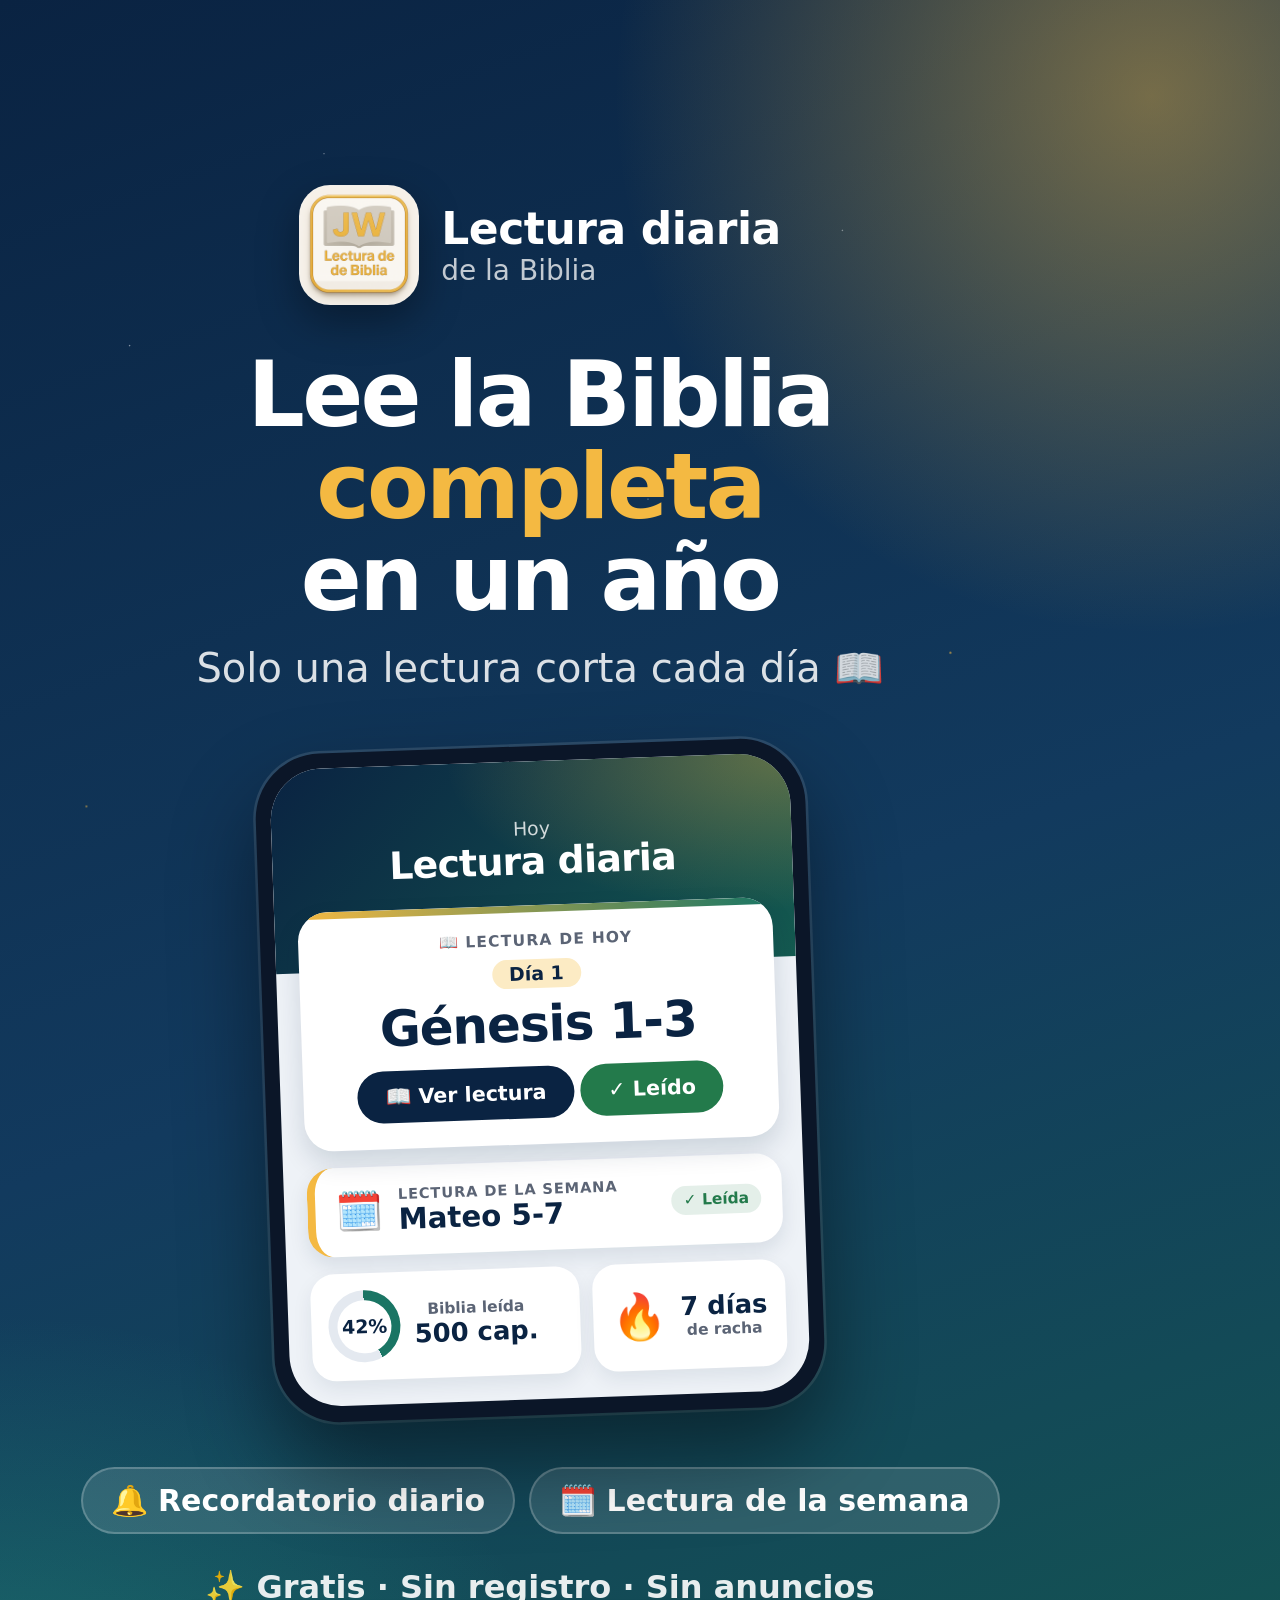
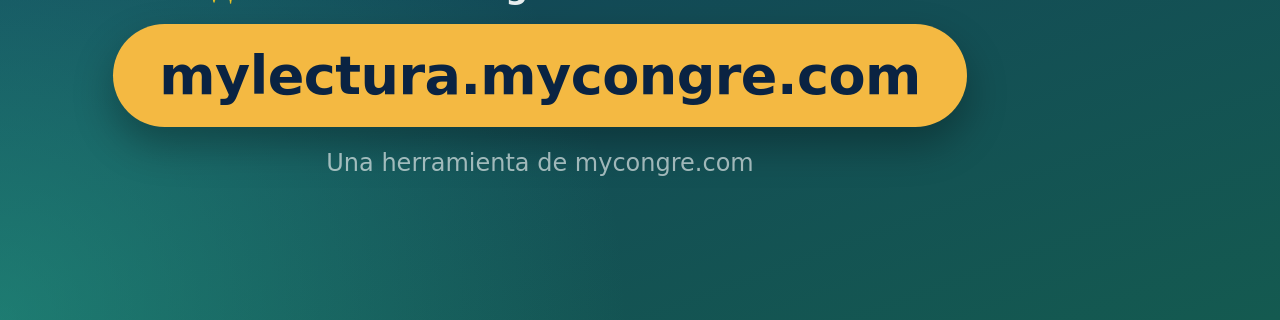
<file: compartir/estado.html>
<!DOCTYPE html>
<html lang="es">
<head>
<meta charset="UTF-8">
<title>Estado · Lectura diaria de la Biblia</title>
<link rel="stylesheet" href="estilo.css">
<style>
  body { width: 1080px; height: 1920px; }
  .wrap { position: relative; height: 100%; padding: 185px 70px 180px; display: flex; flex-direction: column; align-items: center; text-align: center; }
  .brand img { width: 120px; height: 120px; }
  .brand strong { font-size: 44px; }
  .brand span { font-size: 28px; }
  .brand { text-align: left; }
  .headline { font-size: 90px; margin-top: 44px; }
  .sub { font-size: 40px; margin-top: 18px; }
  .phone { width: 640px; zoom: 0.86; margin-top: 60px; transform: rotate(-2deg); }
  .chips { justify-content: center; margin-top: 52px; }
  .chip { font-size: 30px; padding: 14px 28px; }
  .free { font-size: 32px; margin-top: 34px; }
  .url { font-size: 54px; padding: 20px 46px; margin-top: 18px; }
  .foot { font-size: 24px; margin-top: 22px; }
</style>
</head>
<body>
<div class="stars"></div>
<div class="wrap">
  <div class="brand">
    <img src="../icons/icon-512x512.png" alt="">
    <div><strong>Lectura diaria</strong><span>de la Biblia</span></div>
  </div>

  <h1 class="headline">Lee la Biblia <em>completa</em><br>en un año</h1>
  <p class="sub">Solo una lectura corta cada día 📖</p>

  <div class="phone">
    <div class="screen">
      <div class="m-header"><small>Hoy</small><b>Lectura diaria</b></div>
      <div class="m-body">
        <div class="m-card">
          <p class="m-eyebrow">📖 Lectura de hoy</p>
          <span class="m-day">Día 1</span>
          <p class="m-reading">Génesis 1-3</p>
          <span class="m-btn">📖 Ver lectura</span><span class="m-btn m-btn--ok">✓ Leído</span>
        </div>
        <div class="m-week"><span class="ico">🗓️</span><div><small>Lectura de la semana</small><b>Mateo 5-7</b></div><span class="ok">✓ Leída</span></div>
        <div class="m-stats">
          <div class="m-stat"><div class="m-ring"><span>42%</span></div><div><small>Biblia leída</small><b>500 cap.</b></div></div>
          <div class="m-stat"><span class="fire">🔥</span><div><b>7 días</b><small>de racha</small></div></div>
        </div>
      </div>
    </div>
  </div>

  <div class="chips">
    <span class="chip">🔔 Recordatorio diario</span>
    <span class="chip">🗓️ Lectura de la semana</span>
  </div>

  <p class="free">✨ Gratis · Sin registro · Sin anuncios</p>
  <span class="url">mylectura.mycongre.com</span>
  <p class="foot">Una herramienta de mycongre.com</p>
</div>
</body>
</html>
</file>
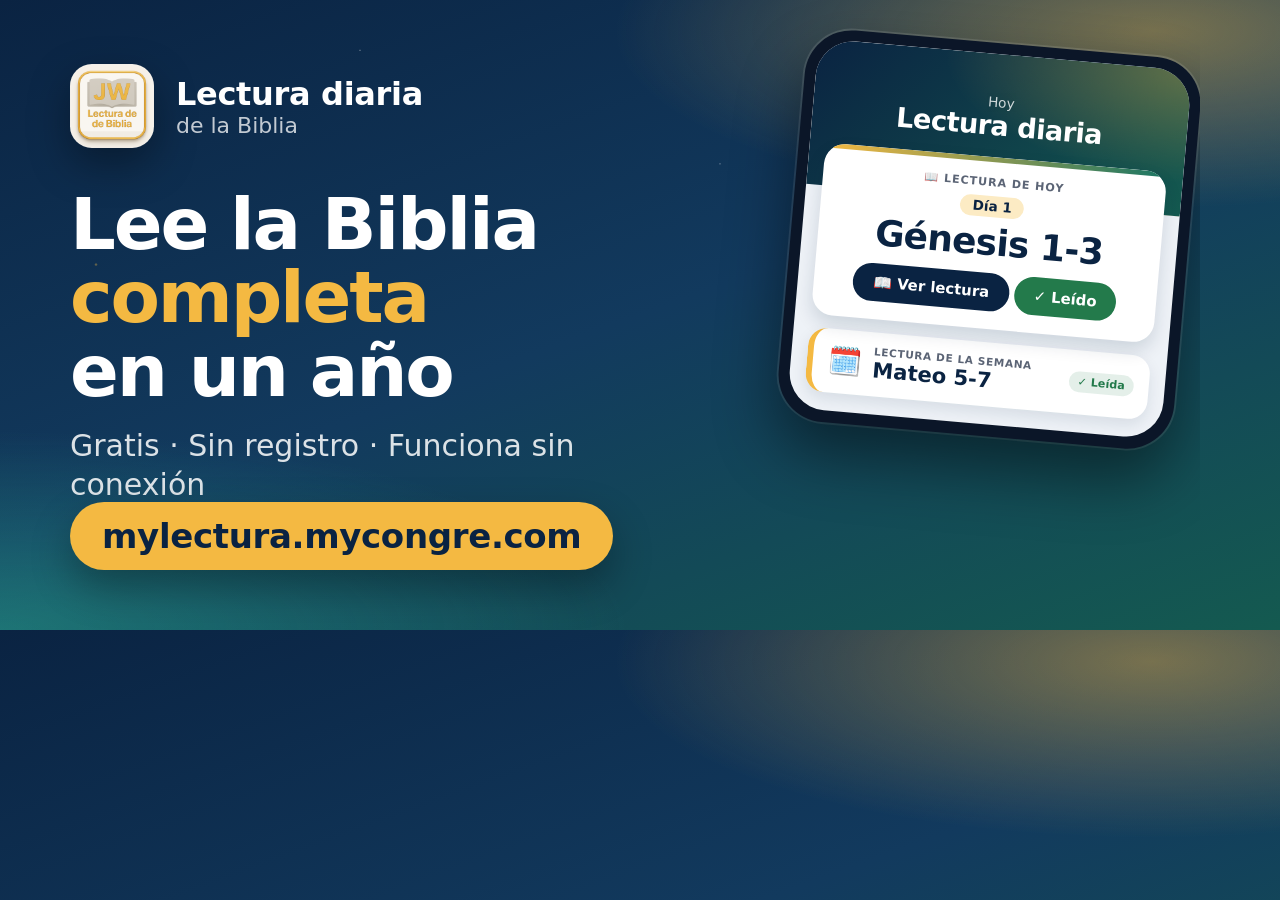
<file: compartir/vista-previa.html>
<!DOCTYPE html>
<html lang="es">
<head>
<meta charset="UTF-8">
<title>Vista previa del enlace · Lectura diaria de la Biblia</title>
<link rel="stylesheet" href="estilo.css">
<style>
  /* 1200×630: la imagen que muestran WhatsApp, Facebook y Telegram al compartir el enlace */
  body { width: 1200px; height: 630px; }
  .text { position: absolute; left: 70px; top: 64px; width: 640px; }
  .brand img { width: 84px; height: 84px; }
  .brand strong { font-size: 32px; }
  .brand span { font-size: 22px; }
  .headline { font-size: 72px; margin-top: 40px; }
  .sub { font-size: 30px; margin-top: 18px; }
  .url { position: absolute; left: 70px; bottom: 60px; font-size: 34px; padding: 14px 32px; }
  .free { position: absolute; left: 380px; bottom: 76px; font-size: 26px; display: none; }
  .phone { position: absolute; width: 640px; zoom: 0.62; right: 20px; top: 70px; transform: rotate(5deg); }
</style>
</head>
<body>
<div class="stars"></div>
<div class="text">
  <div class="brand">
    <img src="../icons/icon-512x512.png" alt="">
    <div><strong>Lectura diaria</strong><span>de la Biblia</span></div>
  </div>
  <h1 class="headline">Lee la Biblia <em>completa</em> en un año</h1>
  <p class="sub">Gratis · Sin registro · Funciona sin conexión</p>
</div>

<div class="phone">
  <div class="screen">
    <div class="m-header"><small>Hoy</small><b>Lectura diaria</b></div>
    <div class="m-body">
      <div class="m-card">
        <p class="m-eyebrow">📖 Lectura de hoy</p>
        <span class="m-day">Día 1</span>
        <p class="m-reading">Génesis 1-3</p>
        <span class="m-btn">📖 Ver lectura</span><span class="m-btn m-btn--ok">✓ Leído</span>
      </div>
      <div class="m-week"><span class="ico">🗓️</span><div><small>Lectura de la semana</small><b>Mateo 5-7</b></div><span class="ok">✓ Leída</span></div>
    </div>
  </div>
</div>

<span class="url">mylectura.mycongre.com</span>
</body>
</html>
</file>
<file: style.css>
/* =========================================================
   Lectura diaria de la Biblia · estilos
   Tema automático, claro u oscuro (Menú → Apariencia o botón ☀️/🌙).
   --primary-color y --accent-color se pueden cambiar desde el menú.
   ========================================================= */

:root {
  color-scheme: light;
  /* Marca (personalizables) */
  --primary-color: #0A2342;
  --accent-color: #F4B942;
  --secondary-color: #1A7564;   /* acentos, enlaces, anillo */
  --secondary-hover: #145E50;

  /* Botones (texto blanco encima: contraste AA) */
  --button-bg: #1A7564;
  --button-hover: #145E50;
  --success-strong: #237A4B;
  --success-hover: #1B633C;
  --cta-bg: var(--primary-color);
  --cta-shadow: 0 6px 16px color-mix(in srgb, var(--primary-color) 35%, transparent);

  /* Superficies y texto */
  --bg: #EEF2F7;
  --surface: #FFFFFF;
  --surface-2: #F4F6FA;
  --text: #1F2937;
  --text-muted: #5B6475;
  --heading: var(--primary-color);
  --border: #E2E7EF;
  --track: #E4E9F0;

  /* Estados */
  --read-color: #237A4B;
  --streak-color: #C2410C;
  --danger-color: #C53030;
  --danger-hover-color: #A32424;
  --award-unlocked-bg: #FFF8E6;

  /* Medidas */
  --spacing: 8px;
  --border-radius: 12px;
  --radius-lg: 20px;
  --shadow-sm: 0 1px 2px rgba(16, 24, 40, 0.06), 0 1px 3px rgba(16, 24, 40, 0.06);
  --shadow-lg: 0 12px 32px rgba(10, 35, 66, 0.12), 0 2px 6px rgba(10, 35, 66, 0.06);
  --font-family: system-ui, -apple-system, "Segoe UI", Roboto, "Helvetica Neue", Arial, sans-serif;

  /* Alias de versiones anteriores */
  --text-color: var(--text);
  --text-light-color: var(--text-muted);
  --card-background-color: var(--surface);
  --background-color: var(--surface-2);
  --border-color: var(--border);
  --unread-color: var(--track);
}

/* Modo oscuro: automático según el sistema, salvo que la persona elija «Claro»;
   o forzado si elige «Oscuro» (data-theme en <html>). */
@media (prefers-color-scheme: dark) {
  :root:not([data-theme="light"]) {
    color-scheme: dark;
    --secondary-color: #2BB594;
    --secondary-hover: #3CCBA8;
    --button-bg: #137A64;
    --button-hover: #178C73;
    --success-strong: #1E7A4C;
    --success-hover: #238A57;
    --cta-bg: #137A64;
    --cta-shadow: none;
    --bg: #0E1522;
    --surface: #162133;
    --surface-2: #1C293E;
    --text: #E4E9F1;
    --text-muted: #A3B0C2;
    --heading: #F2F6FB;
    --border: #26364D;
    --track: #2A3A52;
    --read-color: #4CC98A;
    --streak-color: #FF8A3D;
    --danger-color: #FF9A9A;
    --danger-hover-color: #FFB3B3;
    --award-unlocked-bg: #2A2616;
    --shadow-sm: 0 1px 2px rgba(0, 0, 0, 0.4);
    --shadow-lg: 0 12px 32px rgba(0, 0, 0, 0.45);
  }
}
:root[data-theme="dark"] {
  color-scheme: dark;
  --secondary-color: #2BB594;
  --secondary-hover: #3CCBA8;
  --button-bg: #137A64;
  --button-hover: #178C73;
  --success-strong: #1E7A4C;
  --success-hover: #238A57;
  --cta-bg: #137A64;
  --cta-shadow: none;
  --bg: #0E1522;
  --surface: #162133;
  --surface-2: #1C293E;
  --text: #E4E9F1;
  --text-muted: #A3B0C2;
  --heading: #F2F6FB;
  --border: #26364D;
  --track: #2A3A52;
  --read-color: #4CC98A;
  --streak-color: #FF8A3D;
  --danger-color: #FF9A9A;
  --danger-hover-color: #FFB3B3;
  --award-unlocked-bg: #2A2616;
  --shadow-sm: 0 1px 2px rgba(0, 0, 0, 0.4);
  --shadow-lg: 0 12px 32px rgba(0, 0, 0, 0.45);
}

/* ---------- Base ---------- */
*, *::before, *::after { box-sizing: border-box; margin: 0; padding: 0; }
html { scroll-behavior: smooth; -webkit-text-size-adjust: 100%; }
body {
  background: var(--bg);
  color: var(--text);
  font-family: var(--font-family);
  font-size: 1rem;
  line-height: 1.55;
  min-height: 100vh;
  -webkit-font-smoothing: antialiased;
}
a { color: var(--secondary-color); }
[hidden] { display: none !important; }
.visually-hidden {
  position: absolute !important; width: 1px; height: 1px; overflow: hidden;
  clip: rect(0 0 0 0); white-space: nowrap; border: 0; padding: 0; margin: -1px;
}
:focus-visible { outline: 3px solid color-mix(in srgb, var(--secondary-color) 60%, transparent); outline-offset: 2px; }

/* ---------- Botones ---------- */
button {
  font: inherit;
  display: inline-flex; align-items: center; justify-content: center; gap: 6px;
  min-height: 42px;
  padding: 8px 16px;
  border: 1px solid transparent;
  border-radius: 999px;
  background: var(--button-bg);
  color: #fff;
  font-weight: 600;
  font-size: 0.95rem;
  cursor: pointer;
  transition: background-color 0.15s, color 0.15s, border-color 0.15s, transform 0.1s, box-shadow 0.15s;
}
button:hover { background: var(--button-hover); }
button:active { transform: translateY(1px); }
button:disabled { opacity: 0.6; cursor: default; }

.button-secondary {
  background: transparent; color: var(--secondary-color); border-color: var(--secondary-color);
}
.button-secondary:hover { background: color-mix(in srgb, var(--secondary-color) 10%, transparent); color: var(--secondary-color); }
.button-ghost {
  background: var(--surface-2); color: var(--text); border-color: var(--border);
}
.button-ghost:hover { background: color-mix(in srgb, var(--secondary-color) 10%, var(--surface-2)); color: var(--text); }
.button-success { background: var(--success-strong); }
.button-success:hover { background: var(--success-hover); }
.button-danger {
  background: transparent; color: var(--danger-color); border-color: color-mix(in srgb, var(--danger-color) 50%, transparent);
}
.button-danger:hover { background: color-mix(in srgb, var(--danger-color) 10%, transparent); color: var(--danger-color); }

/* ---------- Formularios ---------- */
input[type="date"], input[type="time"], input[type="text"], select {
  font: inherit;
  width: 100%;
  min-height: 44px;
  padding: 8px 12px;
  color: var(--text);
  background: var(--surface-2);
  border: 1px solid var(--border);
  border-radius: var(--border-radius);
}
select { cursor: pointer; }
input[type="color"] { width: 56px; height: 40px; border: 1px solid var(--border); border-radius: 10px; background: var(--surface-2); padding: 3px; cursor: pointer; }

/* ---------- Cabecera ---------- */
.app-header {
  background:
    radial-gradient(120% 140% at 100% 0%, color-mix(in srgb, var(--accent-color) 35%, transparent) 0%, transparent 55%),
    linear-gradient(135deg, var(--primary-color) 0%, color-mix(in srgb, var(--primary-color) 70%, var(--secondary-color)) 100%);
  color: #fff;
  padding: calc(18px + env(safe-area-inset-top, 0px)) 16px 76px;
}
.app-header__inner { max-width: 960px; margin: 0 auto; padding: 0 56px; text-align: center; }
.app-header__date { font-size: 0.9rem; opacity: 0.85; min-height: 1.4em; }
.app-header__date::first-letter { text-transform: uppercase; }
.app-header__title { font-size: clamp(1.7rem, 5vw, 2.3rem); font-weight: 800; letter-spacing: -0.02em; line-height: 1.15; margin-top: 2px; }
.app-header__subtitle { font-size: 0.95rem; opacity: 0.8; margin-top: 2px; }

#menuToggle {
  position: fixed;
  top: calc(14px + env(safe-area-inset-top, 0px));
  left: calc(14px + env(safe-area-inset-left, 0px));
  z-index: 1001;
  width: 44px; height: 44px; min-height: 0; padding: 0;
  border-radius: 14px;
  background: color-mix(in srgb, var(--primary-color) 55%, rgba(255, 255, 255, 0.18));
  color: #fff; font-size: 1.35rem;
  border: 1px solid rgba(255, 255, 255, 0.25);
  box-shadow: 0 4px 14px rgba(0, 0, 0, 0.18);
  backdrop-filter: blur(8px); -webkit-backdrop-filter: blur(8px);
  touch-action: manipulation;
  -webkit-tap-highlight-color: transparent;
  cursor: pointer;
  user-select: none; -webkit-user-select: none;
}
#menuToggle:hover { background: var(--primary-color); }
body:has(#sideMenu.open) #menuToggle,
body.menu-open #menuToggle { visibility: hidden; }

#installAppButton {
  position: fixed;
  top: calc(14px + env(safe-area-inset-top, 0px));
  right: calc(68px + env(safe-area-inset-right, 0px));
  z-index: 1001;
  background: var(--accent-color); color: var(--primary-color);
  box-shadow: 0 4px 14px rgba(0, 0, 0, 0.18);
  touch-action: manipulation;
  -webkit-tap-highlight-color: transparent;
}
#installAppButton:hover { background: color-mix(in srgb, var(--accent-color) 85%, #fff); }

/* ---------- Contenido principal ---------- */
.app-main {
  max-width: 960px;
  margin: -56px auto 0;
  padding: 0 16px 24px;
  display: grid;
  gap: 16px;
}

/* Tarjeta de hoy */
.today-card {
  position: relative; overflow: hidden;
  background: var(--surface);
  border-radius: var(--radius-lg);
  box-shadow: var(--shadow-lg);
  padding: 22px 20px 20px;
  text-align: center;
}
.today-card::before {
  content: ""; position: absolute; inset: 0 0 auto 0; height: 5px;
  background: linear-gradient(90deg, var(--accent-color), var(--secondary-color));
}
.today-card__eyebrow {
  font-size: 0.78rem; font-weight: 700; letter-spacing: 0.08em; text-transform: uppercase; color: var(--text-muted);
}
.suggested-reading-content { display: flex; flex-direction: column; align-items: center; gap: 12px; margin-top: 10px; }
.daily-suggestion__text { color: var(--text); max-width: 40ch; }
#dailySuggestionMainText br { display: none; }
.suggested-reading__day {
  display: inline-block;
  padding: 3px 14px; border-radius: 999px;
  background: color-mix(in srgb, var(--accent-color) 25%, transparent);
  color: var(--heading); font-weight: 700; font-size: 0.9rem;
}
.suggested-reading__scripture {
  display: block; margin-top: 8px;
  font-size: clamp(1.7rem, 6vw, 2.4rem); font-weight: 800; letter-spacing: -0.02em; line-height: 1.15;
  color: var(--heading);
}
.suggested-reading__link {
  display: inline-flex; align-items: center; gap: 8px;
  padding: 12px 26px; border-radius: 999px;
  background: var(--cta-bg); color: #fff; text-decoration: none; font-weight: 700;
  box-shadow: var(--cta-shadow);
  transition: transform 0.15s, box-shadow 0.15s;
}
.suggested-reading__link::before { content: "📖"; }
.suggested-reading__link:hover { transform: translateY(-2px); }
.today-card__note { font-size: 0.8rem; font-style: italic; color: var(--text-muted); max-width: 42ch; }
.today-card__actions { display: flex; flex-wrap: wrap; gap: 8px; justify-content: center; margin-top: 16px; }

/* Lectura de la semana (reunión) */
.week-card {
  display: grid; grid-template-columns: auto 1fr; gap: 12px 14px; align-items: center;
  background: var(--surface); border: 1px solid var(--border); border-radius: 16px;
  padding: 16px; box-shadow: var(--shadow-sm);
  border-left: 5px solid var(--accent-color);
}
.week-card__icon { font-size: 1.8rem; line-height: 1; }
.week-card__eyebrow { font-size: 0.78rem; font-weight: 700; letter-spacing: 0.06em; text-transform: uppercase; color: var(--text-muted); }
.week-card__reading { font-size: 1.35rem; font-weight: 800; color: var(--heading); line-height: 1.2; margin-top: 2px; }
.week-card__done { display: inline-block; vertical-align: middle; font-size: 0.8rem; font-weight: 700; color: var(--read-color); background: color-mix(in srgb, var(--read-color) 14%, transparent); padding: 2px 10px; border-radius: 999px; margin-left: 4px; }
.week-card__range { font-size: 0.85rem; color: var(--text-muted); margin-top: 1px; }
.week-card__range::first-letter { text-transform: uppercase; }
.week-card__guide { display: inline-block; padding: 6px 0; font-size: 0.85rem; color: var(--text-muted); }
.week-card__guide:hover { color: var(--secondary-color); }
.week-card__actions { grid-column: 1 / -1; display: flex; flex-wrap: wrap; gap: 8px; }
.week-card__link {
  display: inline-flex; align-items: center; min-height: 42px; padding: 8px 18px; border-radius: 999px;
  background: var(--cta-bg); color: #fff; font-weight: 700; text-decoration: none;
}
.week-card__link:hover { filter: brightness(1.15); }
.week-card.is-read { border-left-color: var(--read-color); }
@media (min-width: 720px) {
  .week-card { grid-template-columns: auto 1fr auto; }
  .week-card__actions { grid-column: auto; }
}

/* Tarjetas de progreso */
.stats-row { display: grid; grid-template-columns: 1fr 1fr; gap: 12px; }
.stat-card {
  background: var(--surface); border: 1px solid var(--border); border-radius: 16px;
  padding: 14px 16px; box-shadow: var(--shadow-sm);
  display: flex; flex-direction: column; justify-content: center; gap: 2px;
}
.stat-card--progress { grid-column: 1 / -1; flex-direction: row; align-items: center; gap: 16px; }
.stat-card__body { flex: 1; min-width: 0; }
.stat-card__label { font-size: 0.85rem; color: var(--text-muted); font-weight: 600; }
.stat-card__detail { font-size: 1rem; font-weight: 700; color: var(--heading); font-variant-numeric: tabular-nums; }
.stat-card__value { font-size: 1.9rem; font-weight: 800; line-height: 1.1; color: var(--heading); font-variant-numeric: tabular-nums; }
.stat-card__icon { font-size: 1.5rem; }

.progress-ring {
  --p: 0;
  position: relative; flex: none;
  width: 72px; height: 72px; border-radius: 50%;
  background: conic-gradient(var(--secondary-color) calc(var(--p) * 1%), var(--track) 0);
  display: grid; place-items: center;
}
.progress-ring::before { content: ""; position: absolute; inset: 8px; border-radius: 50%; background: var(--surface); }
#progressPercent { position: relative; font-weight: 800; font-size: 1rem; color: var(--heading); font-variant-numeric: tabular-nums; }

.progress-bar-overall { height: 8px; background: var(--track); border-radius: 999px; overflow: hidden; margin-top: 8px; }
#progressBar { width: 0; height: 100%; border-radius: 999px; background: linear-gradient(90deg, var(--secondary-color), var(--read-color)); transition: width 0.5s ease-in-out; }

.stat-card--streak .stat-card__value { color: var(--streak-color); }
.daily-suggestion__streak { cursor: help; }

.stat-card--delay .when-late { display: none; }
.stat-card--delay.has-delay .when-late { display: inline; }
.stat-card--delay.has-delay .when-ok { display: none; }
.stat-card--delay .when-ok { color: var(--read-color); }
.stat-card--delay:not(.has-delay) .stat-card__value { color: var(--read-color); }
.stat-card--delay.has-delay { border-color: color-mix(in srgb, var(--danger-color) 40%, var(--border)); }
.stat-card--delay.has-delay .stat-card__value { color: var(--danger-color); }

/* Panel plegable del plan */
.panel { background: var(--surface); border: 1px solid var(--border); border-radius: 16px; box-shadow: var(--shadow-sm); }
.panel__summary {
  list-style: none; cursor: pointer;
  display: flex; align-items: center; gap: 12px;
  padding: 14px 16px;
}
.panel__summary::-webkit-details-marker { display: none; }
.panel__title { font-weight: 700; color: var(--heading); white-space: nowrap; }
.panel__hint { flex: 1; text-align: right; font-size: 0.9rem; color: var(--text-muted); }
.panel__summary::after {
  content: ""; width: 9px; height: 9px; flex: none;
  border-right: 2px solid var(--text-muted); border-bottom: 2px solid var(--text-muted);
  transform: rotate(45deg); transition: transform 0.2s; margin: -4px 4px 0;
}
.panel[open] > .panel__summary::after { transform: rotate(-135deg); margin-top: 4px; }
.panel__body { padding: 4px 16px 16px; display: grid; gap: 16px; }
.field label { display: block; font-weight: 600; font-size: 0.9rem; margin-bottom: 6px; color: var(--heading); }
.field__row { display: flex; gap: 8px; }
.field__row > input, .field__row > select { flex: 1; min-width: 0; }
.field__row > button { flex: none; }
.panel__danger { border-top: 1px dashed var(--border); padding-top: 14px; display: flex; justify-content: flex-end; }

/* Libros */
.books { display: grid; gap: 12px; margin-top: 4px; }
.books__header { display: flex; flex-wrap: wrap; align-items: center; justify-content: space-between; gap: 10px; }
.books__header h2 { font-size: 1.25rem; color: var(--heading); }
.books__filters { display: flex; gap: 8px; flex: 1 1 280px; max-width: 460px; }
.books__filters select { min-height: 40px; font-size: 0.9rem; }
.books__grid { display: grid; grid-template-columns: repeat(auto-fill, minmax(230px, 1fr)); gap: 10px; }
.books__group {
  grid-column: 1 / -1; margin: 10px 2px 0;
  font-size: 0.78rem; font-weight: 700; letter-spacing: 0.08em; text-transform: uppercase; color: var(--text-muted);
}
.books__group:first-child { margin-top: 0; }

.book-section {
  --book-p: 0%;
  position: relative; overflow: hidden;
  background: var(--surface); border: 1px solid var(--border); border-radius: 14px;
  box-shadow: var(--shadow-sm);
  transition: border-color 0.2s, box-shadow 0.2s;
}
.book-section::after {
  content: ""; position: absolute; left: 0; bottom: 0; height: 4px; width: var(--book-p);
  background: var(--secondary-color); transition: width 0.4s ease;
}
.book-section.is-complete::after { background: var(--read-color); }
.book-section.is-complete { border-color: color-mix(in srgb, var(--read-color) 45%, var(--border)); }
.book-section:hover { box-shadow: var(--shadow-lg); }
.book-section:has(.book-title[aria-expanded="true"]) { grid-column: 1 / -1; }

.book-title {
  display: flex; align-items: center; gap: 10px;
  padding: 13px 14px; cursor: pointer; border-radius: 14px;
}
.book-title:focus-visible { outline-offset: -3px; }
.book-name { flex: 1; min-width: 0; font-weight: 700; color: var(--heading); }
.book-section.is-complete .book-name::after { content: " ✓"; color: var(--read-color); }
.book-progress { font-size: 0.8rem; color: var(--text-muted); font-variant-numeric: tabular-nums; }
.book-section.is-started .book-progress { color: var(--secondary-color); font-weight: 700; }
.book-toggle-icon { font-size: 0; width: 18px; height: 18px; display: grid; place-items: center; flex: none; }
.book-toggle-icon::before {
  content: ""; width: 8px; height: 8px;
  border-right: 2px solid var(--text-muted); border-bottom: 2px solid var(--text-muted);
  transform: rotate(45deg) translate(-2px, -2px); transition: transform 0.2s;
}
.book-title[aria-expanded="true"] .book-toggle-icon::before { transform: rotate(-135deg) translate(-2px, -2px); }

.chapters-grid {
  grid-template-columns: repeat(auto-fill, minmax(46px, 1fr));
  gap: 6px; padding: 12px 14px 16px; border-top: 1px solid var(--border);
}
.chapter-button {
  min-height: 44px; padding: 0; border-radius: 12px;
  background: var(--surface-2); color: var(--text); border: 1px solid var(--border);
  font-weight: 600; font-size: 0.9rem; font-variant-numeric: tabular-nums;
}
.chapter-button:hover { background: color-mix(in srgb, var(--secondary-color) 12%, var(--surface-2)); color: var(--text); border-color: var(--secondary-color); }
.chapter-button.read { background: var(--success-strong); border-color: var(--success-strong); color: #fff; }
.chapter-button.read:hover { background: var(--success-hover); color: #fff; }

/* Pie */
.app-footer { text-align: center; padding: 24px 16px 40px; font-size: 0.85rem; color: var(--text-muted); }
.footer-more { margin-top: 4px; }
.footer-more a { color: var(--text-muted); text-decoration: none; border-bottom: 1px dotted currentColor; }
.footer-more a:hover { color: var(--secondary-color); }

/* ---------- Menú lateral ---------- */
#sideMenu {
  position: fixed; top: 0; left: 0; z-index: 1000;
  width: min(340px, 88vw); height: 100vh; height: 100dvh;
  background: var(--surface);
  border-right: 1px solid var(--border);
  box-shadow: 0 0 40px rgba(0, 0, 0, 0.25);
  padding: calc(16px + env(safe-area-inset-top, 0px)) 16px calc(40px + env(safe-area-inset-bottom, 0px));
  overflow-y: auto; overscroll-behavior: contain;
  transform: translateX(-105%);
  visibility: hidden;
  transition: transform 0.28s ease, visibility 0s linear 0.28s;
}
#sideMenu.open { transform: none; visibility: visible; transition: transform 0.28s ease; }
body:has(#sideMenu.open)::before,
body.menu-open::before {
  content: ""; position: fixed; inset: 0; z-index: 999;
  background: rgba(8, 18, 34, 0.45);
  animation: fadeIn 0.2s ease;
}
@keyframes fadeIn { from { opacity: 0; } }
#closeMenu {
  position: absolute; top: calc(10px + env(safe-area-inset-top, 0px)); right: 10px;
  width: 40px; height: 40px; min-height: 0; padding: 0;
  background: var(--surface-2); color: var(--text-muted); font-size: 1.5rem; line-height: 1;
  touch-action: manipulation;
  -webkit-tap-highlight-color: transparent;
  cursor: pointer;
}
#closeMenu:hover { color: var(--danger-color); background: var(--surface-2); }
#sideMenu nav ul { list-style: none; display: grid; gap: 2px; margin: 44px 0 8px; }
#sideMenu nav ul li a {
  display: block; padding: 9px 12px; border-radius: 10px;
  color: var(--text); text-decoration: none; font-weight: 600;
}
#sideMenu nav ul li a:hover, #sideMenu nav ul li a:focus-visible { background: var(--surface-2); color: var(--secondary-color); }

.menu-section { border-top: 1px solid var(--border); padding-top: 18px; margin-top: 18px; display: grid; gap: 10px; }
.menu-section h2 { font-size: 1.05rem; color: var(--heading); }
.menu-note { font-size: 0.9rem; color: var(--text); }
.menu-note--small { font-size: 0.8rem; color: var(--text-muted); }
.menu-section-actions { display: grid; gap: 8px; }
.menu-section-actions button { width: 100%; }
#sideMenu .field-group { display: grid; gap: 6px; }
#sideMenu .field-group label { font-size: 0.9rem; font-weight: 600; color: var(--heading); }
#sideMenu .button-group { grid-template-columns: 1fr 1fr; }
#presetThemes { display: grid; grid-template-columns: 1fr 1fr; gap: 6px; }
.daily-suggestion__button { min-height: 38px; font-size: 0.85rem; border: 1px solid var(--border); }
.calendar-note { font-size: 0.8rem; color: var(--text-muted); }
.about-link { font-weight: 700; text-decoration: none; }
.about-link:hover { text-decoration: underline; }
.stats-toggle { display: flex; align-items: center; gap: 10px; font-size: 0.9rem; cursor: pointer; }
.stats-toggle input { width: 20px; height: 20px; accent-color: var(--secondary-color); flex: none; }
.stats-toggle input:disabled + span { color: var(--text-muted); }

/* Metas temáticas */
.thematic-sections-grid { display: grid; gap: 6px; }
.thematic-section-item {
  display: flex; align-items: center; gap: 10px;
  padding: 8px 10px; border-radius: 12px;
  background: var(--surface-2); border: 1px solid var(--border);
}
.thematic-section-award { font-size: 1.4rem; order: -1; filter: grayscale(1); opacity: 0.6; }
.thematic-section-title { font-size: 0.9rem; font-weight: 600; color: var(--text); line-height: 1.3; }
.thematic-section-item.awarded { background: var(--award-unlocked-bg); border-color: color-mix(in srgb, var(--accent-color) 60%, transparent); }
.thematic-section-item.awarded .thematic-section-award { filter: none; opacity: 1; }
.thematic-section-item.newly-awarded { animation: newAward 0.8s ease-out; }
@keyframes newAward { 0% { transform: scale(0.94); } 50% { transform: scale(1.03); } 100% { transform: none; } }

/* Progreso mensual y anual */
.period-row { margin-bottom: 10px; }
.period-row__head { display: flex; justify-content: space-between; gap: 8px; font-size: 0.85rem; margin-bottom: 4px; }
.period-row__label { font-weight: 700; color: var(--heading); }
.period-row__value { color: var(--text-muted); white-space: nowrap; font-variant-numeric: tabular-nums; }
.period-row__track { height: 8px; background: var(--track); border-radius: 999px; overflow: hidden; }
.period-row__bar { height: 100%; min-width: 2px; background: var(--read-color); border-radius: 999px; transition: width 0.5s ease-in-out; }
.period-empty { font-size: 0.85rem; color: var(--text-muted); }

/* Sincronización */
.sync-code {
  font-family: ui-monospace, "Cascadia Mono", Consolas, monospace;
  font-size: 1.35rem; font-weight: 700; letter-spacing: 0.08em; text-align: center;
  color: var(--heading); background: var(--surface-2);
  border: 2px dashed var(--border); border-radius: var(--border-radius);
  padding: 10px; user-select: all;
}
.sync-link { margin-top: 6px; }
.sync-code-input { text-align: center; letter-spacing: 0.08em; font-family: ui-monospace, "Cascadia Mono", Consolas, monospace; text-transform: uppercase; }
#sideMenu .sync-link button { width: 100%; }

/* ---------- Avisos (toasts) ---------- */
#toastContainer {
  position: fixed; left: 50%; bottom: 16px; transform: translateX(-50%);
  z-index: 2000; display: grid; gap: 8px;
  width: min(92vw, 420px); pointer-events: none;
}
.toast {
  pointer-events: auto; cursor: pointer;
  background: #13213A; color: #fff;
  padding: 12px 16px; border-radius: 14px;
  box-shadow: 0 10px 30px rgba(0, 0, 0, 0.25);
  font-size: 0.95rem; line-height: 1.4; white-space: pre-line;
  border-left: 5px solid var(--accent-color);
  animation: toastIn 0.25s ease-out;
  transition: opacity 0.3s, transform 0.3s;
}
.toast--success { border-left-color: var(--read-color); }
.toast--error { border-left-color: var(--danger-color); }
.toast--leaving { opacity: 0; transform: translateY(8px); }
@keyframes toastIn { from { opacity: 0; transform: translateY(12px); } to { opacity: 1; transform: none; } }

/* ---------- Responsive ---------- */
@media (min-width: 720px) {
  .stats-row { grid-template-columns: 2fr 1fr 1fr; }
  .stat-card--progress { grid-column: auto; }
  .today-card { padding: 28px 32px 26px; }
  .app-header { padding-bottom: 84px; }
}
@media (max-width: 700px) {
  #installAppButton {
    top: auto; bottom: 16px; right: 16px;
    padding: 10px 18px; box-shadow: 0 8px 24px rgba(0, 0, 0, 0.3);
  }
  #toastContainer { bottom: 76px; }
}
@media (max-width: 420px) {
  .app-header__inner { padding: 0 48px; }
  .app-header__subtitle { font-size: 0.85rem; }
  .field__row { flex-wrap: wrap; }
  .field__row > button { flex: 1 1 100%; }
  .books__filters { flex-basis: 100%; max-width: none; }
  .stat-card__value { font-size: 1.6rem; }
  .panel__hint { display: none; }
}
@media (prefers-reduced-motion: reduce) {
  *, *::before, *::after { animation-duration: 0.01ms !important; animation-iteration-count: 1 !important; transition-duration: 0.01ms !important; scroll-behavior: auto !important; }
}

/* =========================================================
   Vídeo de bienvenida
   ========================================================= */
.intro {
  width: min(calc(100% - 24px), 440px);
  max-height: calc(100dvh - 24px);
  margin: auto; padding: 0;
  border: none; border-radius: 24px;
  background: var(--surface); color: var(--text);
  box-shadow: 0 24px 70px rgba(0, 0, 0, 0.35);
  overflow: hidden auto;
}
.intro[open] { animation: introIn 0.3s ease-out; }
.intro::backdrop { background: rgba(8, 18, 34, 0.6); backdrop-filter: blur(3px); }
@keyframes introIn { from { opacity: 0; transform: translateY(16px) scale(0.97); } }

.intro__skip {
  position: absolute; top: 12px; right: 12px; z-index: 5;
  min-height: 32px; padding: 4px 12px; font-size: 0.8rem;
  background: rgba(255, 255, 255, 0.16); color: #fff; border: 1px solid rgba(255, 255, 255, 0.3);
  backdrop-filter: blur(6px);
}
.intro__skip:hover { background: rgba(255, 255, 255, 0.28); }

/* Escenario */
.intro__stage {
  position: relative; overflow: hidden; cursor: pointer;
  aspect-ratio: 1 / 0.92;
  color: #fff; text-align: center;
  background:
    radial-gradient(90% 70% at 85% 10%, rgba(244, 185, 66, 0.35), transparent 60%),
    radial-gradient(80% 60% at 10% 100%, rgba(43, 181, 148, 0.35), transparent 60%),
    linear-gradient(160deg, #0A2342 0%, #123A5E 55%, #16574F 100%);
}
.intro__stage.is-paused *, .intro__stage.is-paused *::before, .intro__stage.is-paused *::after { animation-play-state: paused !important; }
.scene {
  position: absolute; inset: 0; padding: 28px 24px;
  display: flex; flex-direction: column; align-items: center; justify-content: center; gap: 10px;
  opacity: 0; visibility: hidden; transition: opacity 0.45s ease, visibility 0s linear 0.45s;
}
.scene.is-active { opacity: 1; visibility: visible; transition: opacity 0.45s ease; }
.scene.is-active > * { animation: riseIn 0.6s ease-out both; }
.scene.is-active > *:nth-child(2) { animation-delay: 0.15s; }
.scene.is-active > *:nth-child(3) { animation-delay: 0.3s; }
.scene.is-active > *:nth-child(4) { animation-delay: 0.45s; }

@keyframes riseIn { from { opacity: 0; transform: translateY(18px); } to { opacity: 1; transform: none; } }
@keyframes popIn { 0% { opacity: 0; transform: scale(0.5); } 70% { opacity: 1; transform: scale(1.12); } 100% { opacity: 1; transform: scale(1); } }
@keyframes bob { 0%, 100% { transform: translateY(0); } 50% { transform: translateY(-8px); } }
@keyframes ripple { 0% { opacity: 0; transform: translate(-50%, -50%) scale(0.3); } 25% { opacity: 0.9; } 100% { opacity: 0; transform: translate(-50%, -50%) scale(1.9); } }
@keyframes press { 0%, 100% { transform: scale(1); } 50% { transform: scale(0.93); } }

.sc-title { font-size: clamp(1.5rem, 6vw, 1.9rem); font-weight: 800; line-height: 1.15; letter-spacing: -0.01em; }
.sc-sub { font-size: 0.95rem; opacity: 0.85; }
.sc-book { font-size: 4.2rem; line-height: 1; filter: drop-shadow(0 10px 20px rgba(0, 0, 0, 0.35)); }
.scene--title.is-active .sc-book { animation: popIn 0.8s ease-out both, bob 3s ease-in-out 0.8s infinite; }
.sc-glow {
  position: absolute; width: 60%; aspect-ratio: 1; border-radius: 50%;
  background: radial-gradient(circle, rgba(244, 185, 66, 0.45), transparent 65%);
  top: 12%; left: 20%; pointer-events: none;
}
.scene--title.is-active .sc-glow { animation: glow 3s ease-in-out infinite; }
@keyframes glow { 0%, 100% { opacity: 0.6; transform: scale(0.95); } 50% { opacity: 1; transform: scale(1.08); } }

/* Maqueta de la app dentro del vídeo (colores fijos) */
.mock-card {
  width: min(100%, 290px);
  background: #fff; color: #1F2937; border-radius: 20px; padding: 18px 16px;
  box-shadow: 0 18px 40px rgba(0, 0, 0, 0.35);
  display: flex; flex-direction: column; align-items: center; gap: 8px;
}
.mock-eyebrow { font-size: 0.7rem; font-weight: 700; letter-spacing: 0.08em; text-transform: uppercase; color: #667085; }
.mock-day { background: #FCEBC4; color: #0A2342; font-weight: 700; font-size: 0.8rem; padding: 2px 12px; border-radius: 999px; }
.mock-scripture { font-size: 1.6rem; font-weight: 800; color: #0A2342; line-height: 1.1; }
.mock-scripture--small { font-size: 1.25rem; }
.mock-btn { display: inline-block; padding: 9px 18px; border-radius: 999px; font-weight: 700; font-size: 0.9rem; }
.mock-btn--primary { background: #0A2342; color: #fff; }
.scene--today.is-active .mock-btn--primary { animation: press 0.35s ease-in-out 2.6s both; }

.tap {
  position: absolute; width: 58px; height: 58px; border-radius: 50%;
  background: rgba(255, 255, 255, 0.55); border: 2px solid #fff;
  opacity: 0; pointer-events: none;
}
.tap--today { left: 50%; top: 72%; }
.tap--mark { left: 50%; top: 52%; }
.scene--today.is-active .tap { animation: ripple 1s ease-out 2.4s both; }
.scene--mark.is-active .tap { animation: ripple 1s ease-out 1.4s both; }

.mock-btn--mark { position: relative; background: #F1F4F8; color: #1F8A74; border: 2px solid #1F8A74; min-width: 190px; }
.mark-after { position: absolute; inset: 0; display: grid; place-items: center; opacity: 0; }
.scene--mark.is-active .mock-btn--mark { animation: markBg 0.4s ease 1.6s both; }
.scene--mark.is-active .mark-before { animation: fadeOut 0.2s ease 1.6s both; }
.scene--mark.is-active .mark-after { animation: fadeInSimple 0.3s ease 1.7s both; }
@keyframes markBg { to { background: #2F9E66; border-color: #2F9E66; color: #fff; } }
@keyframes fadeOut { to { opacity: 0; } }
@keyframes fadeInSimple { to { opacity: 1; } }
.mock-chapters { display: grid; grid-template-columns: repeat(6, 1fr); gap: 6px; width: 100%; margin-top: 6px; }
.mock-chapters span {
  display: grid; place-items: center; aspect-ratio: 1; border-radius: 10px;
  background: #F1F4F8; border: 1px solid #E2E7EF; font-weight: 700; font-size: 0.85rem; color: #1F2937;
}
.scene--mark.is-active .mock-chapters span:nth-child(-n+3) { animation: chapterRead 0.35s ease both; }
.scene--mark.is-active .mock-chapters span:nth-child(1) { animation-delay: 2.1s; }
.scene--mark.is-active .mock-chapters span:nth-child(2) { animation-delay: 2.35s; }
.scene--mark.is-active .mock-chapters span:nth-child(3) { animation-delay: 2.6s; }
@keyframes chapterRead { 0% { transform: scale(1); } 50% { transform: scale(1.15); } 100% { background: #2F9E66; border-color: #2F9E66; color: #fff; transform: scale(1); } }

/* Racha */
.streak-box { display: flex; align-items: center; gap: 10px; }
.streak-flame { font-size: 3.4rem; line-height: 1; }
.scene--streak.is-active .streak-flame { animation: popIn 0.7s ease-out both, flicker 0.9s ease-in-out 0.7s infinite alternate; }
@keyframes flicker { from { transform: scale(1) rotate(-3deg); } to { transform: scale(1.08) rotate(3deg); } }
.streak-ticker { display: inline-block; height: 1.15em; overflow: hidden; font-size: 3.4rem; font-weight: 800; line-height: 1.15; font-variant-numeric: tabular-nums; }
.streak-numbers { display: flex; flex-direction: column; }
.streak-numbers span { height: 1.15em; }
.scene--streak.is-active .streak-numbers { animation: ticker 2.4s steps(6, end) 0.6s both; }
@keyframes ticker { from { transform: translateY(0); } to { transform: translateY(-6.9em); } }
.streak-label { font-size: 1rem; opacity: 0.9; margin-top: -6px; }
.mini-progress { width: min(80%, 260px); height: 10px; border-radius: 999px; background: rgba(255, 255, 255, 0.2); overflow: hidden; }
.mini-progress span { display: block; height: 100%; width: 0; border-radius: 999px; background: linear-gradient(90deg, #F4B942, #2BB594); }
.scene--streak.is-active .mini-progress span { animation: grow 2.2s ease-out 0.8s both; }
@keyframes grow { to { width: 62%; } }
.award { font-weight: 800; font-size: 1.05rem; background: rgba(244, 185, 66, 0.2); border: 1px solid rgba(244, 185, 66, 0.6); padding: 6px 14px; border-radius: 999px; }
.scene--streak.is-active > .award { animation: popIn 0.6s ease-out 3.4s both; }

/* Recordatorio */
.lock {
  width: min(100%, 280px); aspect-ratio: 0.9; border-radius: 26px;
  background: linear-gradient(180deg, rgba(255, 255, 255, 0.14), rgba(255, 255, 255, 0.04));
  border: 1px solid rgba(255, 255, 255, 0.25);
  display: flex; flex-direction: column; align-items: center; padding: 22px 12px; gap: 2px;
  position: relative; overflow: hidden;
}
.lock-time { font-size: 3rem; font-weight: 300; letter-spacing: -0.02em; line-height: 1; }
.lock-date { font-size: 0.9rem; opacity: 0.8; }
.notif {
  position: absolute; left: 10px; right: 10px; bottom: 22px;
  display: flex; gap: 10px; align-items: center; text-align: left;
  background: rgba(255, 255, 255, 0.95); color: #1F2937;
  border-radius: 16px; padding: 10px 12px; box-shadow: 0 10px 24px rgba(0, 0, 0, 0.3);
  opacity: 0;
}
.notif-icon { font-size: 1.6rem; }
.notif-text { display: grid; line-height: 1.25; }
.notif-text strong { font-size: 0.9rem; color: #0A2342; }
.notif-text small { font-size: 0.78rem; color: #667085; }
.scene--reminder.is-active .notif { animation: notifIn 0.6s cubic-bezier(0.2, 0.9, 0.3, 1.2) 1.4s both, nudge 0.5s ease 2.4s 2; }
@keyframes notifIn { from { opacity: 0; transform: translateY(40px) scale(0.95); } to { opacity: 1; transform: none; } }
@keyframes nudge { 50% { transform: translateX(4px); } }

/* Sincronización */
.devices { display: flex; align-items: center; gap: 14px; }
.device { font-size: 3.4rem; line-height: 1; filter: drop-shadow(0 8px 16px rgba(0, 0, 0, 0.35)); }
.scene--sync.is-active .device--a { animation: popIn 0.6s ease-out 0.2s both; }
.scene--sync.is-active .device--b { animation: popIn 0.6s ease-out 0.5s both; }
.flow { display: flex; gap: 6px; }
.flow i { width: 9px; height: 9px; border-radius: 50%; background: #F4B942; opacity: 0.25; }
.scene--sync.is-active .flow i { animation: flowDot 1.2s ease-in-out infinite; }
.scene--sync.is-active .flow i:nth-child(2) { animation-delay: 0.2s; }
.scene--sync.is-active .flow i:nth-child(3) { animation-delay: 0.4s; }
@keyframes flowDot { 0%, 100% { opacity: 0.25; transform: scale(0.8); } 50% { opacity: 1; transform: scale(1.25); } }
.code-chip {
  font-family: ui-monospace, "Cascadia Mono", Consolas, monospace; font-weight: 700; letter-spacing: 0.06em;
  background: rgba(255, 255, 255, 0.95); color: #0A2342; padding: 8px 14px; border-radius: 12px;
  box-shadow: 0 10px 24px rgba(0, 0, 0, 0.3);
}

/* Final */
.checks { list-style: none; display: grid; gap: 10px; font-size: 1.15rem; font-weight: 700; }
.checks li { background: rgba(255, 255, 255, 0.12); border: 1px solid rgba(255, 255, 255, 0.25); padding: 8px 18px; border-radius: 999px; }
.scene--end.is-active .checks li { animation: riseIn 0.5s ease-out both; }
.scene--end.is-active .checks li:nth-child(1) { animation-delay: 0.2s; }
.scene--end.is-active .checks li:nth-child(2) { animation-delay: 0.6s; }
.scene--end.is-active .checks li:nth-child(3) { animation-delay: 1s; }
.scene--end.is-active > .sc-title { animation: popIn 0.7s ease-out 1.6s both; }

/* Subtítulos y controles */
.intro__caption {
  min-height: 4.6em; padding: 14px 18px 6px;
  font-size: 1rem; line-height: 1.45; text-align: center; color: var(--text);
}
.intro__bar { display: flex; align-items: center; gap: 10px; padding: 8px 14px 16px; }
.intro__icon-btn {
  width: 40px; height: 40px; min-height: 0; padding: 0; flex: none;
  background: var(--surface-2); color: var(--text); border: 1px solid var(--border); font-size: 0.95rem;
}
.intro__icon-btn:hover { background: color-mix(in srgb, var(--secondary-color) 12%, var(--surface-2)); color: var(--text); }
.intro__timeline { flex: 1; display: flex; gap: 4px; }
.intro__seg {
  flex: 1; min-height: 0; height: 18px; padding: 7px 0; border: none; border-radius: 0;
  background: transparent; display: block;
}
.intro__seg:hover { background: transparent; }
.intro__seg::before { content: ""; display: block; height: 4px; border-radius: 4px; background: var(--track); }
.intro__seg-fill {
  display: block; height: 4px; margin-top: -4px; border-radius: 4px;
  background: var(--secondary-color); transform: scaleX(0); transform-origin: left;
}

/* Configuración rápida tras el vídeo */
.intro__setup { padding: 26px 22px 20px; display: grid; gap: 16px; }
.intro__setup h2 { font-size: 1.4rem; color: var(--heading); text-align: center; outline: none; }
.setup-item { display: grid; gap: 8px; }
.setup-item label { font-weight: 700; color: var(--heading); }
.setup-note { font-size: 0.85rem; color: var(--text-muted); }
.intro__footer { display: flex; gap: 8px; justify-content: space-between; margin-top: 4px; }
.intro__footer #onboardingNext { flex: 1; }

/* ---------- Botón de tema y barra superior ---------- */
#themeToggle {
  position: fixed;
  top: calc(14px + env(safe-area-inset-top, 0px));
  right: calc(14px + env(safe-area-inset-right, 0px));
  z-index: 1001;
  width: 44px; height: 44px; min-height: 0; padding: 0;
  border-radius: 14px; font-size: 1.2rem;
  background: color-mix(in srgb, var(--primary-color) 55%, rgba(255, 255, 255, 0.18));
  color: #fff;
  border: 1px solid rgba(255, 255, 255, 0.25);
  box-shadow: 0 4px 14px rgba(0, 0, 0, 0.18);
  backdrop-filter: blur(8px); -webkit-backdrop-filter: blur(8px);
  touch-action: manipulation;
  -webkit-tap-highlight-color: transparent;
  cursor: pointer;
  user-select: none; -webkit-user-select: none;
}
#themeToggle:hover { background: var(--primary-color); }
body:has(#sideMenu.open) #themeToggle,
body.menu-open #themeToggle { visibility: hidden; }

/* Aparece al bajar: el ☰ y el ☀️/🌙 quedan sobre una barra en vez de tapar el contenido */
.topbar {
  position: fixed; inset: 0 0 auto 0; z-index: 998;
  height: calc(72px + env(safe-area-inset-top, 0px));
  padding-top: env(safe-area-inset-top, 0px);
  display: flex; align-items: center; justify-content: center;
  background: color-mix(in srgb, var(--primary-color) 92%, transparent);
  backdrop-filter: blur(10px); -webkit-backdrop-filter: blur(10px);
  box-shadow: 0 4px 18px rgba(0, 0, 0, 0.18);
  color: #fff; font-weight: 800; letter-spacing: -0.01em;
  opacity: 0; transform: translateY(-100%);
  transition: opacity 0.2s ease, transform 0.25s ease;
  pointer-events: none;
}
body.is-scrolled .topbar { opacity: 1; transform: none; }
body.is-scrolled #menuToggle, body.is-scrolled #themeToggle { background: rgba(255, 255, 255, 0.14); box-shadow: none; }

/* Selector de tema en el menú */
.theme-modes { display: grid; grid-template-columns: repeat(3, 1fr); gap: 4px; background: var(--surface-2); border: 1px solid var(--border); border-radius: 999px; padding: 4px; }
.theme-mode { position: relative; cursor: pointer; }
.theme-mode input { position: absolute; opacity: 0; inset: 0; cursor: pointer; }
.theme-mode span { display: block; text-align: center; padding: 8px 4px; border-radius: 999px; font-size: 0.8rem; font-weight: 700; color: var(--text-muted); white-space: nowrap; }
.theme-mode input:checked + span { background: var(--surface); color: var(--heading); box-shadow: var(--shadow-sm); }
.theme-mode input:focus-visible + span { outline: 3px solid color-mix(in srgb, var(--secondary-color) 60%, transparent); }
#sideMenu .theme-modes label { font-weight: 700; }

/* Al cambiar de tema, los colores cambian de golpe (sin animar cada botón) */
.theme-switching *, .theme-switching *::before, .theme-switching *::after { transition: none !important; }

/* ---------- Aviso de instalación (si la app no está instalada) ---------- */
.install-banner {
  position: fixed; z-index: 1500;
  left: 12px; right: 12px; bottom: calc(12px + env(safe-area-inset-bottom, 0px));
  max-width: 520px; margin: 0 auto;
  display: grid; grid-template-columns: auto 1fr; gap: 10px 14px; align-items: center;
  background: var(--surface); color: var(--text);
  border: 1px solid var(--border); border-radius: 20px;
  padding: 14px 46px 14px 14px;
  box-shadow: 0 18px 44px rgba(0, 0, 0, 0.28);
  animation: bannerIn 0.4s cubic-bezier(0.2, 0.9, 0.3, 1.1);
}
@keyframes bannerIn { from { opacity: 0; transform: translateY(120%); } }
.install-banner__icon { width: 54px; height: 54px; border-radius: 14px; box-shadow: var(--shadow-sm); }
.install-banner__body strong { display: block; font-size: 1rem; color: var(--heading); }
.install-banner__body p { font-size: 0.88rem; color: var(--text-muted); margin-top: 2px; line-height: 1.4; }
.install-banner__steps { margin-top: 6px; padding-left: 20px; display: grid; gap: 4px; font-size: 0.9rem; }
.install-banner__steps b, .install-banner__body p b { color: var(--text); }
.ios-share { display: inline-block; vertical-align: -3px; color: var(--secondary-color); }
.install-banner__actions { grid-column: 1 / -1; display: flex; }
.install-banner__action { flex: 1; }
.install-banner__close {
  position: absolute; top: 6px; right: 6px;
  width: 36px; height: 36px; min-height: 0; padding: 0;
  background: transparent; color: var(--text-muted); font-size: 1.4rem; line-height: 1;
}
.install-banner__close:hover { background: var(--surface-2); color: var(--text); }
/* Con el aviso visible: sin botón flotante duplicado y los avisos (toasts) por encima */
body.has-install-banner #installAppButton { display: none; }
body.has-install-banner #toastContainer { bottom: calc(150px + env(safe-area-inset-bottom, 0px)); }
body.menu-open .install-banner, body:has(#sideMenu.open) .install-banner { display: none; }

/* ---------- Amigos ---------- */
.friends-card { background: var(--surface); border: 1px solid var(--border); border-radius: 16px; box-shadow: var(--shadow-sm); padding: 16px; display: grid; gap: 12px; }
.friends-card__head { display: flex; align-items: center; justify-content: space-between; gap: 10px; }
.friends-card__head h2 { font-size: 1.1rem; color: var(--heading); }
.friends-card__head button { min-height: 38px; padding: 6px 14px; font-size: 0.9rem; }
.friends-intro { display: grid; gap: 10px; justify-items: start; }
.friends-intro p { color: var(--text-muted); font-size: 0.95rem; }
.friends-empty { font-size: 0.9rem; color: var(--text-muted); }
.friends-list { list-style: none; display: grid; gap: 8px; }
.friends-list:empty { display: none; }
.friend {
  display: flex; align-items: center; gap: 12px;
  padding: 10px 12px; border-radius: 14px;
  background: var(--surface-2); border: 1px solid var(--border);
}
.friend--me { border-style: dashed; }
.friend__avatar {
  --hue: 200;
  width: 42px; height: 42px; flex: none; border-radius: 50%;
  display: grid; place-items: center;
  font-weight: 800; font-size: 1.1rem; color: #fff;
  background: linear-gradient(135deg, hsl(var(--hue) 55% 42%), hsl(calc(var(--hue) + 40) 55% 32%));
}
.friend__info { flex: 1; min-width: 0; display: grid; }
.friend__info strong { color: var(--heading); white-space: nowrap; overflow: hidden; text-overflow: ellipsis; }
.friend__meta { font-size: 0.82rem; color: var(--text-muted); font-variant-numeric: tabular-nums; }
.friend__today { flex: none; font-size: 0.78rem; font-weight: 700; padding: 3px 10px; border-radius: 999px; color: var(--text-muted); background: var(--surface); border: 1px solid var(--border); }
.friend__today.is-done { color: var(--read-color); background: color-mix(in srgb, var(--read-color) 12%, transparent); border-color: transparent; }
.friend__cheer { flex: none; width: 44px; height: 44px; min-height: 0; padding: 0; font-size: 1.25rem; background: var(--surface); border: 1px solid var(--border); color: var(--text); }
.friend__cheer:hover:not(:disabled) { background: color-mix(in srgb, var(--accent-color) 25%, var(--surface)); color: var(--text); transform: scale(1.06); }
.friend__cheer:disabled { font-size: 0.95rem; opacity: 0.7; }
.friend__more { flex: none; width: 32px; height: 44px; min-height: 0; padding: 0; background: transparent; color: var(--text-muted); font-size: 1.2rem; }
.friend__more:hover { background: var(--surface); color: var(--text); }
@media (max-width: 420px) {
  .friend { gap: 8px; padding: 10px; }
  .friend__avatar { width: 36px; height: 36px; font-size: 1rem; }
  .friend__today { display: none; }
  .friend__meta::after { content: attr(data-today); }
}

.friends-dialog {
  width: min(calc(100% - 32px), 400px); margin: auto; padding: 26px 22px 20px;
  border: none; border-radius: 24px; background: var(--surface); color: var(--text);
  box-shadow: 0 24px 70px rgba(0, 0, 0, 0.35); text-align: center;
}
.friends-dialog::backdrop { background: rgba(8, 18, 34, 0.6); backdrop-filter: blur(3px); }
.friends-dialog form { display: grid; gap: 12px; }
.friends-dialog__icon { font-size: 2.6rem; line-height: 1; }
.friends-dialog h2 { font-size: 1.3rem; color: var(--heading); }
.friends-dialog p { color: var(--text-muted); font-size: 0.95rem; }
.friends-dialog input { text-align: center; font-size: 1.1rem; }
.friends-dialog__note { font-size: 0.8rem !important; }
.friends-dialog__actions { display: flex; gap: 8px; }
.friends-dialog__actions button { flex: 1; }

/* Ya leí los días anteriores / marcar libro completo */
.field__hint { font-size: 0.85rem; color: var(--text-muted); margin: -2px 0 8px; }
.stat-card__action { margin-top: 8px; min-height: 34px; padding: 4px 12px; font-size: 0.8rem; align-self: flex-start; background: transparent; color: var(--danger-color); border-color: color-mix(in srgb, var(--danger-color) 45%, transparent); }
.stat-card__action:hover { background: color-mix(in srgb, var(--danger-color) 10%, transparent); color: var(--danger-color); }
.chapters-actions { grid-column: 1 / -1; display: flex; justify-content: center; padding-top: 6px; }
.book-mark-all { min-height: 38px; font-size: 0.88rem; }
.book-mark-all[data-complete="1"] { color: var(--text-muted); }
.stat-card__action--streak { color: var(--streak-color); border-color: color-mix(in srgb, var(--streak-color) 45%, transparent); }
.stat-card__action--streak:hover { background: color-mix(in srgb, var(--streak-color) 10%, transparent); color: var(--streak-color); }

/* Modos de lectura: «Con fechas» o «A mi ritmo» */
.field__label { display: block; font-weight: 600; font-size: 0.9rem; margin-bottom: 6px; color: var(--heading); }
.plan-modes { display: grid; grid-template-columns: 1fr 1fr; gap: 8px; }
.field label.plan-mode { position: relative; margin: 0; cursor: pointer; font-weight: 400; }
.plan-mode input { position: absolute; opacity: 0; inset: 0; cursor: pointer; }
.plan-mode span { display: grid; gap: 2px; height: 100%; padding: 10px 12px; border: 2px solid var(--border); border-radius: 14px; background: var(--surface-2); transition: border-color 0.15s, background 0.15s; }
.plan-mode b { font-size: 0.95rem; color: var(--heading); }
.plan-mode small { font-size: 0.78rem; color: var(--text-muted); }
.plan-mode input:checked + span { border-color: var(--secondary-color); background: color-mix(in srgb, var(--secondary-color) 10%, var(--surface)); }
.plan-mode input:focus-visible + span { outline: 3px solid color-mix(in srgb, var(--secondary-color) 60%, transparent); }
.plan-dates-fields { display: grid; gap: 16px; }
.plan-dates-fields[hidden] { display: none; }
#planModeHint:empty { display: none; }

/* Tarjeta de fin estimado (modo «A mi ritmo») */
.stat-card--delay .when-pace { display: none; }
.stat-card--delay.is-pace .when-late, .stat-card--delay.is-pace .when-ok { display: none; }
.stat-card--delay.is-pace .when-pace { display: inline; }
.stat-card--delay.is-pace .stat-card__value { color: var(--secondary-color); font-size: 1.35rem; }
.stat-card__actions { display: flex; flex-wrap: wrap; gap: 6px; }
.stat-card__actions:not(:has(button:not([hidden]))) { display: none; }

/* Ponerse al día: lecturas atrasadas repartidas */
.catchup { margin-top: 16px; padding: 14px 16px; border-radius: 16px; background: color-mix(in srgb, var(--accent-color) 12%, var(--surface)); border: 1px dashed color-mix(in srgb, var(--accent-color) 55%, var(--border)); text-align: left; }
.catchup[hidden] { display: none; }
.catchup__title { font-weight: 700; color: var(--heading); font-size: 0.95rem; }
.catchup__list { list-style: none; padding: 0; margin: 8px 0 0; display: flex; flex-wrap: wrap; gap: 6px; }
.catchup__list a { display: inline-block; padding: 5px 12px; border-radius: 999px; background: var(--surface); border: 1px solid var(--border); color: var(--heading); font-weight: 700; font-size: 0.9rem; text-decoration: none; }
.catchup__list a:hover { border-color: var(--secondary-color); }
.catchup__done { margin-top: 6px; font-weight: 700; color: var(--read-color); }
.catchup__meta { margin-top: 8px; font-size: 0.82rem; color: var(--text-muted); }
.catchup__actions { display: flex; flex-wrap: wrap; align-items: center; gap: 8px 12px; margin-top: 10px; }
.catchup__actions .button-ghost { min-height: 38px; font-size: 0.88rem; }
.catchup__cancel { background: none; border: none; padding: 4px 0; min-height: 0; color: var(--text-muted); font-size: 0.8rem; text-decoration: underline; box-shadow: none; }
.catchup__cancel:hover { background: none; color: var(--heading); }
.catchup-dialog { width: min(calc(100% - 32px), 440px); max-height: calc(100% - 32px); overflow-y: auto; }
.catchup-option { text-align: left; padding: 12px 14px; border: 1px solid var(--border); border-radius: 14px; background: var(--surface-2); display: grid; gap: 8px; }
.catchup-option h3 { font-size: 1rem; color: var(--heading); margin: 0; }
.friends-dialog .catchup-option p { font-size: 0.85rem; margin: 0; }
.friends-dialog .catchup-option__detail { font-weight: 700; color: var(--heading); }
.catchup-option > button { justify-self: start; }
</file>
<file: compartir/estilo.css>
/* Estilos comunes de las imágenes para compartir (se convierten a PNG con render.ps1). */
* { box-sizing: border-box; margin: 0; padding: 0; }
html, body { overflow: hidden; }
body {
  font-family: "Segoe UI", system-ui, -apple-system, Roboto, sans-serif;
  color: #fff;
  -webkit-font-smoothing: antialiased;
  background:
    radial-gradient(60% 40% at 90% 5%, rgba(244, 185, 66, 0.45), transparent 70%),
    radial-gradient(70% 45% at 0% 100%, rgba(43, 181, 148, 0.45), transparent 70%),
    linear-gradient(160deg, #0A2342 0%, #123A5E 50%, #145A50 100%);
  position: relative;
}
.stars { position: absolute; inset: 0; pointer-events: none;
  background-image:
    radial-gradient(2px 2px at 12% 18%, rgba(255,255,255,.55), transparent 60%),
    radial-gradient(2px 2px at 78% 12%, rgba(255,255,255,.45), transparent 60%),
    radial-gradient(3px 3px at 88% 34%, rgba(244,185,66,.7), transparent 60%),
    radial-gradient(2px 2px at 30% 8%, rgba(255,255,255,.4), transparent 60%),
    radial-gradient(2px 2px at 60% 26%, rgba(255,255,255,.35), transparent 60%),
    radial-gradient(3px 3px at 8% 42%, rgba(244,185,66,.5), transparent 60%); }

.brand { display: flex; align-items: center; gap: 22px; }
.brand img { border-radius: 26%; box-shadow: 0 16px 40px rgba(0,0,0,.35); }
.brand strong { display: block; font-weight: 800; letter-spacing: -0.01em; }
.brand span { display: block; opacity: .75; }

.headline { font-weight: 800; letter-spacing: -0.03em; line-height: 1.02; text-wrap: balance; }
.headline em { font-style: normal; color: #F4B942; }
.sub { opacity: .85; line-height: 1.3; }

.chips { display: flex; flex-wrap: wrap; gap: 14px; }
.chip { background: rgba(255,255,255,.12); border: 2px solid rgba(255,255,255,.22); border-radius: 999px; font-weight: 700; white-space: nowrap; }

.url { display: inline-block; background: #F4B942; color: #0A2342; font-weight: 800; border-radius: 999px; letter-spacing: -0.01em; box-shadow: 0 18px 40px rgba(0,0,0,.3); }
.free { font-weight: 700; opacity: .9; }
.foot { opacity: .6; }

/* ---- Maqueta del móvil con la app ---- */
.phone {
  background: #0B1628; border-radius: 76px; padding: 18px;
  box-shadow: 0 50px 100px rgba(0,0,0,.45), 0 0 0 3px rgba(255,255,255,.12);
}
.screen { background: #EEF2F7; border-radius: 60px; overflow: hidden; color: #1F2937; position: relative; }
.m-header { background: radial-gradient(120% 140% at 100% 0%, rgba(244,185,66,.35), transparent 55%), linear-gradient(135deg, #0A2342, #145A50); color: #fff; text-align: center; padding: 64px 30px 96px; }
.m-header small { display: block; font-size: 22px; opacity: .8; }
.m-header b { display: block; font-size: 44px; font-weight: 800; letter-spacing: -.02em; }
.m-body { padding: 0 26px 30px; margin-top: -70px; display: grid; gap: 20px; }
.m-card { background: #fff; border-radius: 34px; box-shadow: 0 14px 30px rgba(10,35,66,.14); padding: 30px 26px; text-align: center; position: relative; overflow: hidden; }
.m-card::before { content: ""; position: absolute; inset: 0 0 auto 0; height: 8px; background: linear-gradient(90deg, #F4B942, #1A7564); }
.m-eyebrow { font-size: 18px; font-weight: 800; letter-spacing: .08em; text-transform: uppercase; color: #5B6475; }
.m-day { display: inline-block; margin-top: 12px; background: #FCEBC4; color: #0A2342; font-weight: 800; font-size: 22px; padding: 4px 20px; border-radius: 999px; }
.m-reading { font-size: 58px; font-weight: 800; color: #0A2342; letter-spacing: -.02em; margin-top: 8px; }
.m-btn { display: inline-block; margin-top: 16px; background: #0A2342; color: #fff; font-weight: 800; font-size: 24px; padding: 16px 32px; border-radius: 999px; }
.m-btn--ok { background: #237A4B; margin-left: 8px; }
.m-week { display: flex; align-items: center; gap: 18px; text-align: left; background: #fff; border-radius: 30px; padding: 22px 24px; border-left: 10px solid #F4B942; box-shadow: 0 10px 24px rgba(10,35,66,.1); }
.m-week .ico { font-size: 44px; }
.m-week small { display: block; font-size: 17px; font-weight: 800; letter-spacing: .06em; text-transform: uppercase; color: #5B6475; }
.m-week b { display: block; font-size: 34px; font-weight: 800; color: #0A2342; }
.m-week .ok { margin-left: auto; font-size: 18px; font-weight: 800; color: #237A4B; background: rgba(35,122,75,.12); padding: 6px 14px; border-radius: 999px; }
.m-stats { display: grid; grid-template-columns: 1.4fr 1fr; gap: 16px; }
.m-stat { background: #fff; border-radius: 28px; padding: 20px; display: flex; align-items: center; gap: 16px; box-shadow: 0 10px 24px rgba(10,35,66,.08); }
.m-ring { width: 84px; height: 84px; border-radius: 50%; background: conic-gradient(#1A7564 42%, #E4E9F0 0); display: grid; place-items: center; position: relative; flex: none; }
.m-ring::before { content: ""; position: absolute; inset: 11px; border-radius: 50%; background: #fff; }
.m-ring span { position: relative; font-weight: 800; font-size: 22px; color: #0A2342; }
.m-stat small { display: block; font-size: 18px; color: #5B6475; font-weight: 700; }
.m-stat b { display: block; font-size: 30px; font-weight: 800; color: #0A2342; }
.m-stat .fire { font-size: 52px; line-height: 1; }
.notif { position: absolute; left: 26px; right: 26px; top: 26px; z-index: 2; display: flex; gap: 16px; align-items: center; background: rgba(255,255,255,.97); border-radius: 28px; padding: 18px 20px; box-shadow: 0 16px 34px rgba(0,0,0,.28); }
.notif .ico { font-size: 40px; }
.notif b { display: block; font-size: 22px; color: #0A2342; }
.notif small { display: block; font-size: 18px; color: #5B6475; }
</file>
